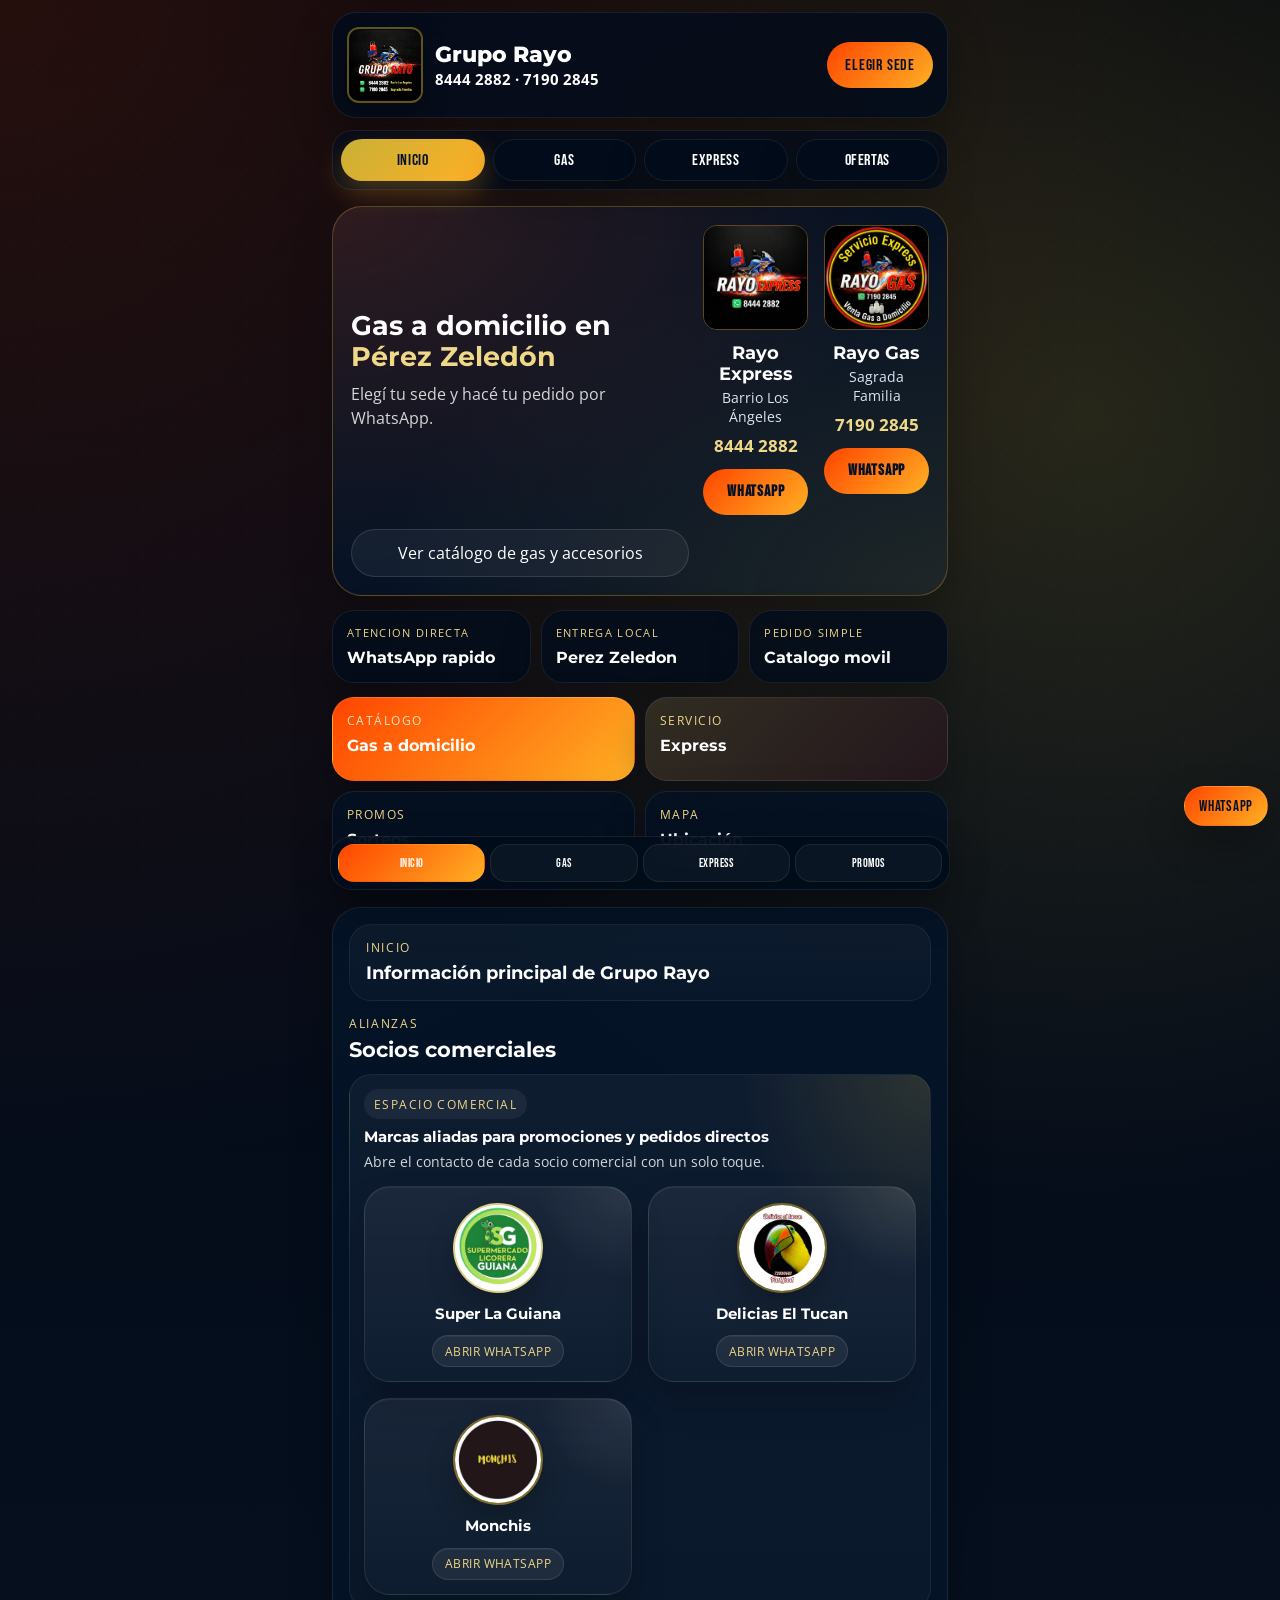
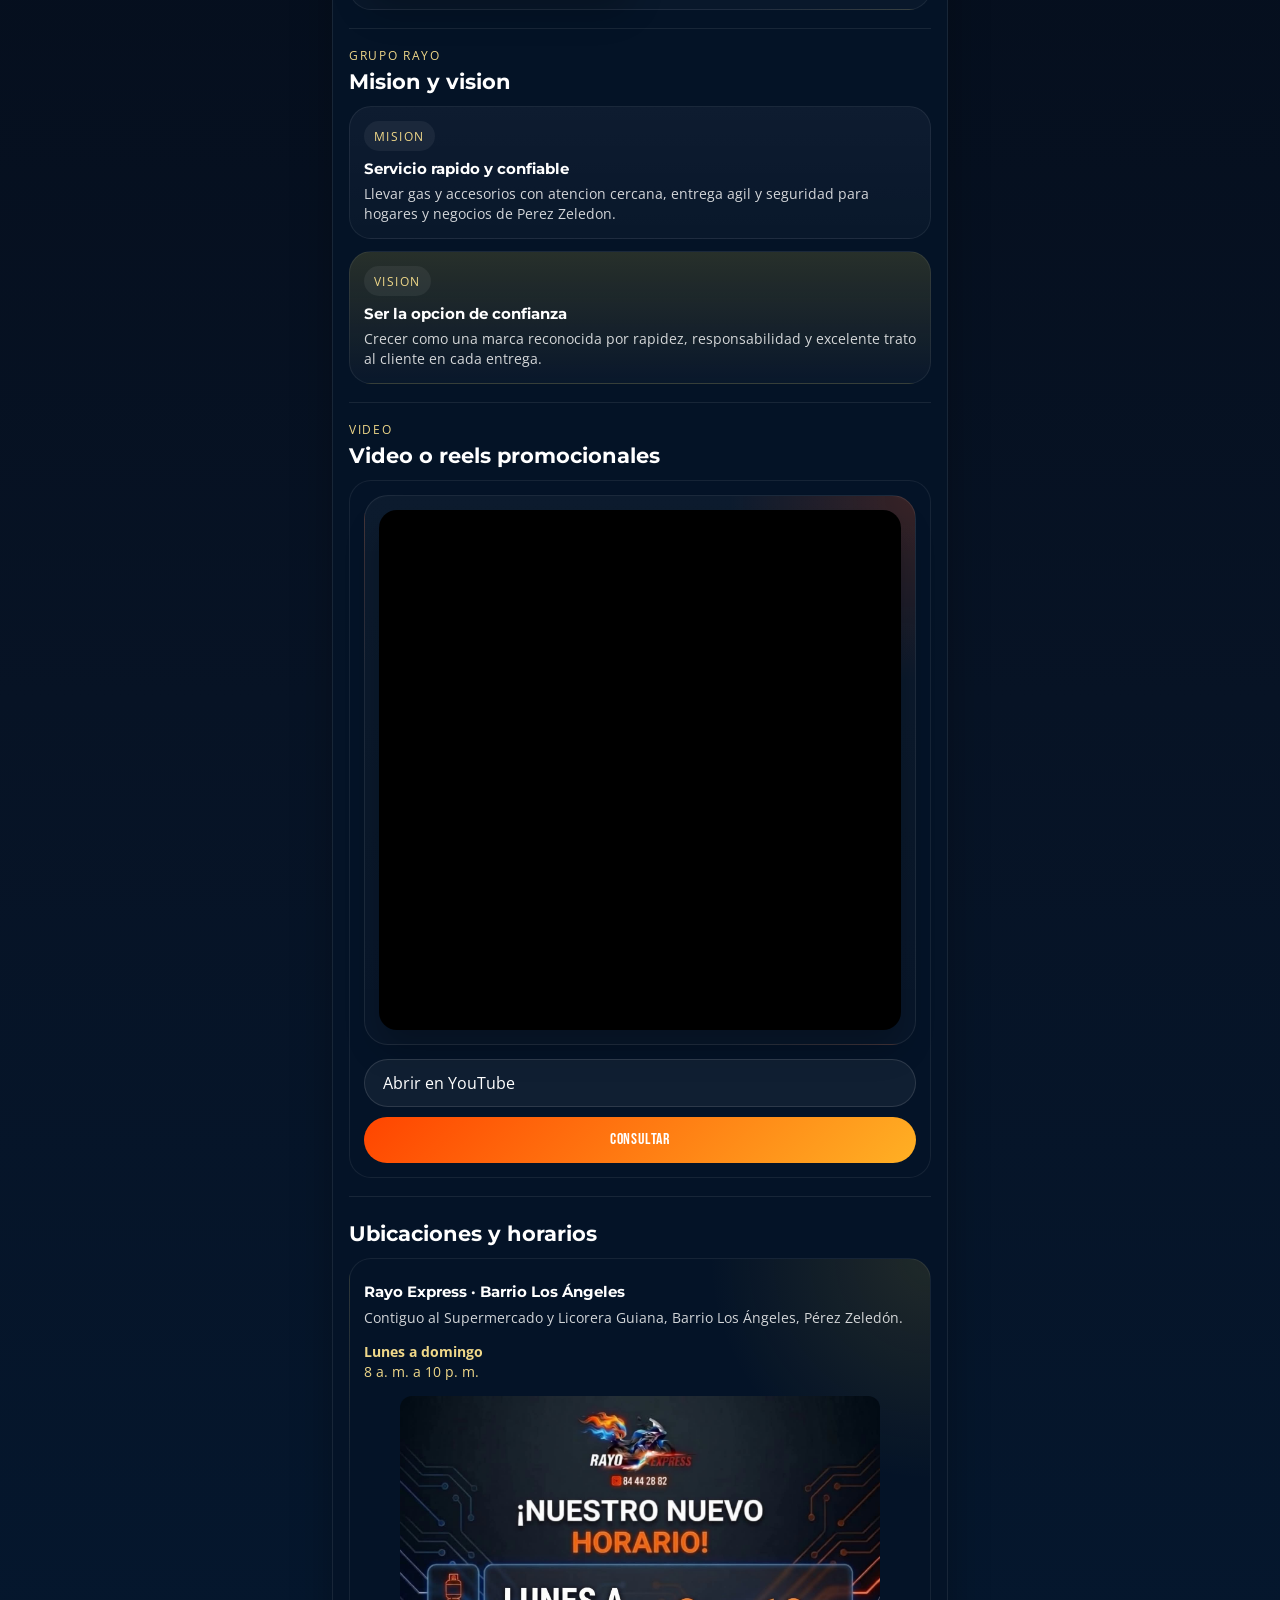
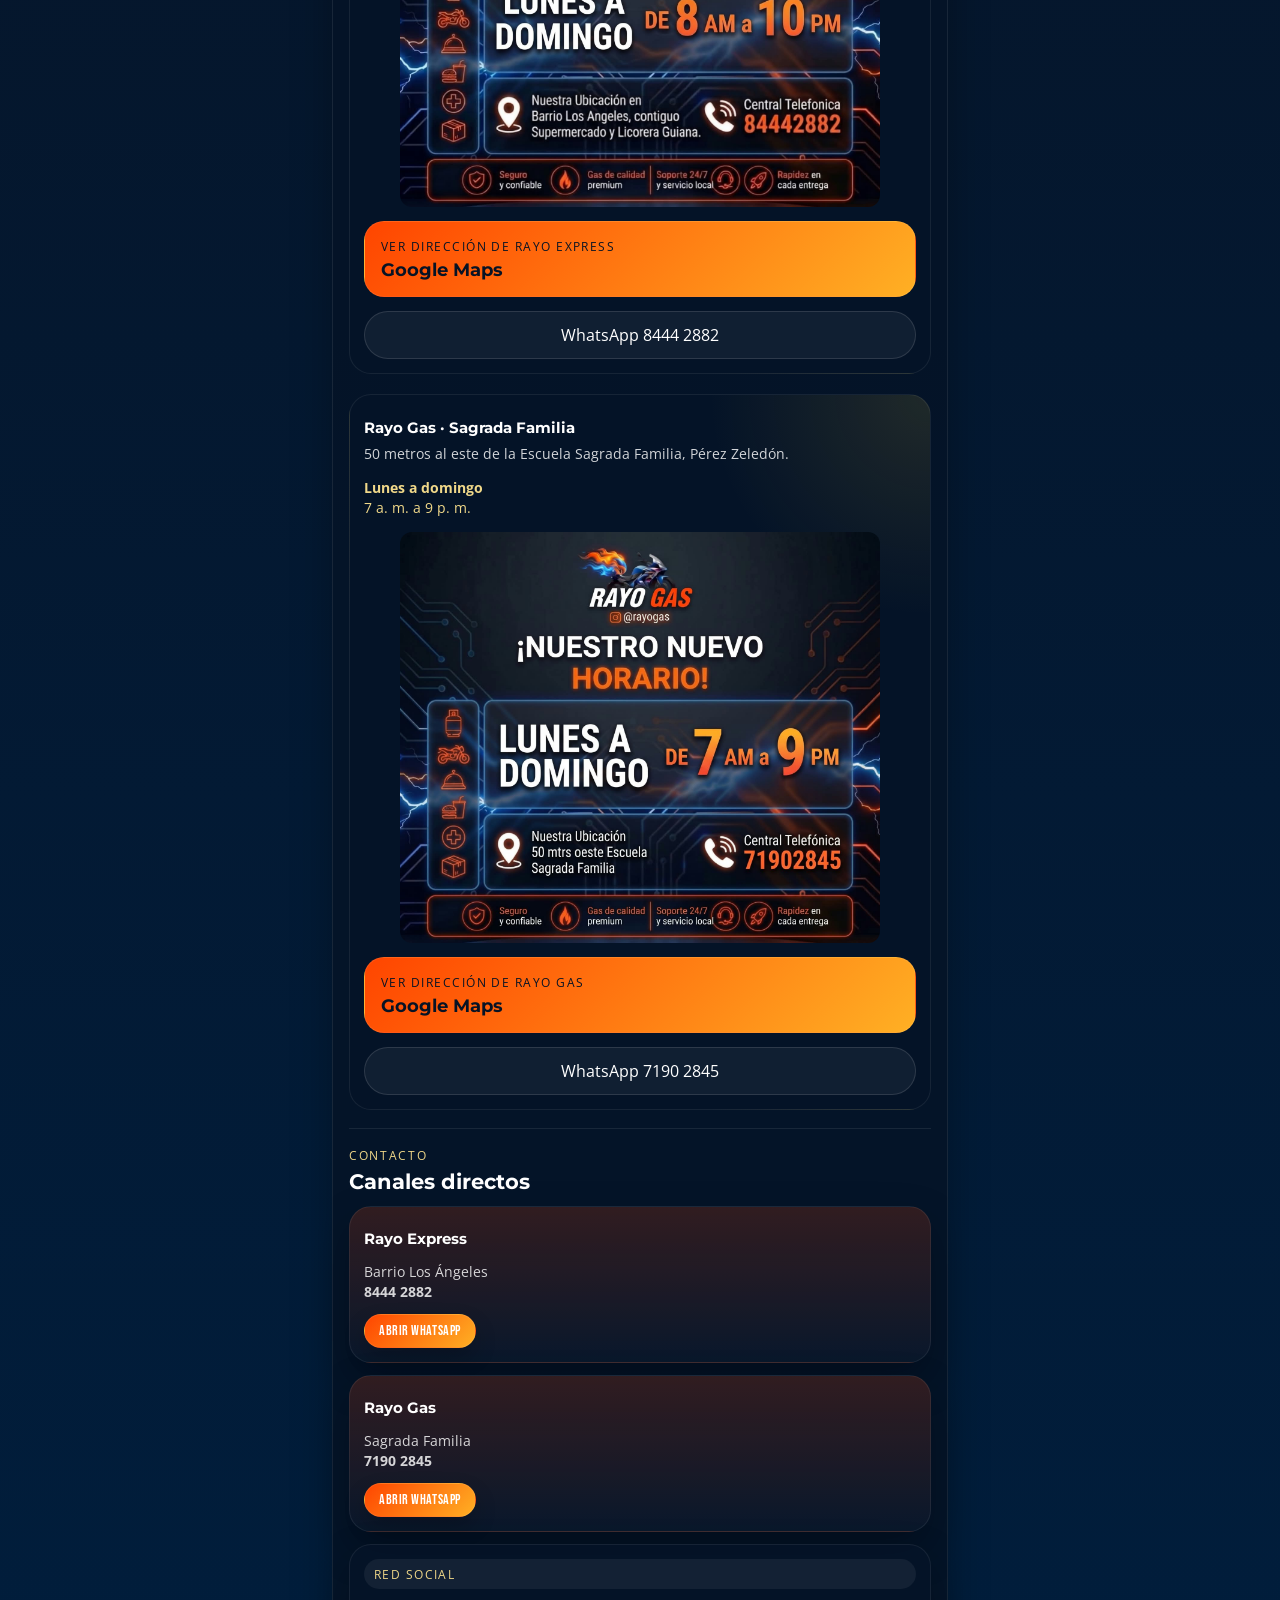
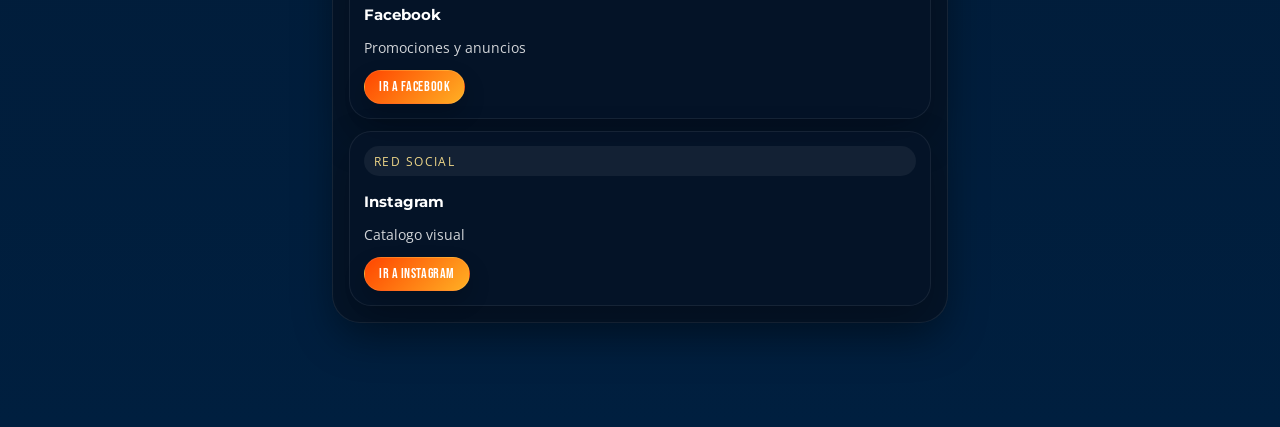
<file: index.html>
<!DOCTYPE html>
<html lang="es">
<head>
  <meta charset="UTF-8">
  <meta name="viewport" content="width=device-width, initial-scale=1.0">
  <title>Grupo Rayo | Inicio</title>
  <meta name="description" content="Grupo Rayo: Rayo Express en Los Ángeles y Rayo Gas en Sagrada Familia. Gas a domicilio, horarios, ubicaciones y pedidos por WhatsApp en Pérez Zeledón.">
  <link rel="icon" type="image/jpeg" href="assets/grupo-rayo.jpeg">
  <link rel="apple-touch-icon" href="assets/grupo-rayo.jpeg">
  <link rel="preconnect" href="https://fonts.googleapis.com">
  <link rel="preconnect" href="https://fonts.gstatic.com" crossorigin>
  <link href="https://fonts.googleapis.com/css2?family=Bebas+Neue&family=Montserrat:wght@600;700;800&family=Open+Sans:wght@400;600;700&display=swap" rel="stylesheet">
  <link rel="stylesheet" href="styles.css?v=20261125-grupo-rayo">
</head>
<body>
  <div class="app-shell site-shell">
    <header class="topbar" id="inicio">
      <a class="brand-wrap" href="index.html" aria-label="Ir al inicio">
        <img class="brand-logo group-logo" src="assets/grupo-rayo.jpeg" alt="Logo de Grupo Rayo">
        <div class="brand-copy">
          <h1>Grupo Rayo</h1>
          <strong>8444 2882 · 7190 2845</strong>
        </div>
      </a>
      <a class="topbar-cta" href="index.html#sedes">Elegir sede</a>
    </header>
    <nav class="section-nav page-nav" aria-label="Navegacion principal"><a class="section-pill active" href="index.html">Inicio</a><a class="section-pill " href="gas.html">Gas</a><a class="section-pill " href="express.html">Express</a><a class="section-pill " href="ofertas.html">Ofertas</a></nav><main class="mobile-app">
      <section class="hero-card branches-hero" id="sedes" aria-labelledby="branches-title">
<div class="hero-copy">
<h2 id="branches-title">Gas a domicilio en <span>Pérez Zeledón</span></h2>
<p>Elegí tu sede y hacé tu pedido por WhatsApp.</p>
</div>
<div class="branches-grid"><article class="branch-option">
  <a class="branch-brand-link" href="https://wa.me/50684442882?text=%C2%A1Hola%2C%20Rayo%20Express%21%20Vengo%20de%20la%20web%20de%20Grupo%20Rayo%20y%20quiero%20hacer%20un%20pedido%20en%20Barrio%20Los%20%C3%81ngeles." target="_blank" rel="noopener noreferrer" aria-label="Abrir WhatsApp de Rayo Express"><img src="assets/rayo-express.jpeg" alt="Logo de Rayo Express" width="640" height="640" class="branch-logo"></a>
  <h3>Rayo Express</h3>
  <p>Barrio Los Ángeles</p>
  <strong class="branch-phone">8444 2882</strong>
  <a class="hero-action primary branch-whatsapp" href="https://wa.me/50684442882?text=%C2%A1Hola%2C%20Rayo%20Express%21%20Vengo%20de%20la%20web%20de%20Grupo%20Rayo%20y%20quiero%20hacer%20un%20pedido%20en%20Barrio%20Los%20%C3%81ngeles." target="_blank" rel="noopener noreferrer" aria-label="Pedir por WhatsApp a Rayo Express, 8444 2882">WhatsApp</a>
</article>
<article class="branch-option">
  <a class="branch-brand-link" href="https://wa.me/50671902845?text=%C2%A1Hola%2C%20Rayo%20Gas%21%20Vengo%20de%20la%20web%20de%20Grupo%20Rayo%20y%20quiero%20hacer%20un%20pedido%20en%20Sagrada%20Familia." target="_blank" rel="noopener noreferrer" aria-label="Abrir WhatsApp de Rayo Gas"><img src="assets/rayo-gas.jpeg" alt="Logo de Rayo Gas" width="640" height="640" class="branch-logo"></a>
  <h3>Rayo Gas</h3>
  <p>Sagrada Familia</p>
  <strong class="branch-phone">7190 2845</strong>
  <a class="hero-action primary branch-whatsapp" href="https://wa.me/50671902845?text=%C2%A1Hola%2C%20Rayo%20Gas%21%20Vengo%20de%20la%20web%20de%20Grupo%20Rayo%20y%20quiero%20hacer%20un%20pedido%20en%20Sagrada%20Familia." target="_blank" rel="noopener noreferrer" aria-label="Pedir por WhatsApp a Rayo Gas, 7190 2845">WhatsApp</a>
</article></div>
<a class="hero-action secondary catalog-link" href="gas.html#catalogo">Ver catálogo de gas y accesorios</a>
</section><section aria-label="Puntos de confianza" class="trust-strip">
<article class="trust-card">
<span>Atencion directa</span>
<strong>WhatsApp rapido</strong>
</article>
<article class="trust-card">
<span>Entrega local</span>
<strong>Perez Zeledon</strong>
</article>
<article class="trust-card">
<span>Pedido simple</span>
<strong>Catalogo movil</strong>
</article>
</section><section class="quick-actions page-quick-actions">
  <a class="quick-card highlight" href="gas.html"><span>Catálogo</span><strong>Gas a domicilio</strong></a>
  <a class="quick-card express" href="express.html"><span>Servicio</span><strong>Express</strong></a>
  <a class="quick-card" href="ofertas.html"><span>Promos</span><strong>Sorteos</strong></a>
  <a class="quick-card" href="#ubicacion"><span>Mapa</span><strong>Ubicación</strong></a>
</section><section class="tabs-panel page-panel"><div class="panel-headline"><span>Inicio</span><h3>Información principal de Grupo Rayo</h3></div><section class="tab-view active" id="alianzas" role="tabpanel">
<div class="section-minihead compact">
<span>Alianzas</span>
<h3>Socios comerciales</h3>
</div>
<div class="alliances-card">
<div class="alliances-copy">
<span class="contact-label">Espacio comercial</span>
<h4>Marcas aliadas para promociones y pedidos directos</h4>
<p>Abre el contacto de cada socio comercial con un solo toque.</p>
</div>
<div class="alliances-grid">
<a aria-label="Abrir WhatsApp de Supermercado La Guiana" class="alliance-item alliance-guiana" href="https://wa.me/50671302135?text=%C2%A1Hola%2C%20S%C3%BAper%20Guiana!%20%F0%9F%9B%92%20Vengo%20de%20la%20pagina%20de%20Rayo%20Express.%20Necesito%20hacer%20un%20pedido%20de%20supermercado%20para%20que%20me%20lo%20env%C3%ADen%20a%20domicilio.%20%F0%9F%9B%B5%F0%9F%92%A8" rel="noopener noreferrer" target="_blank">
<span class="alliance-logo">
<img alt="Logo de Supermercado La Guiana" class="alliance-logo-image scale-guiana" src="guiana .jpeg"/>
</span>
<strong>Super La Guiana</strong>
<span class="alliance-action">Abrir WhatsApp</span>
</a>
<a aria-label="Abrir WhatsApp de Delicias El Tucan" class="alliance-item alliance-tucan" href="https://wa.me/50672030601?text=%C2%A1Hola%2C%20Delicias%20Tuc%C3%A1n!%20%F0%9F%91%8B%20Vengo%20de%20la%20p%C3%A1gina%20de%20Rayo%20Express%20y%20se%20me%20antoj%C3%B3%20algo%20del%20men%C3%BA.%20%F0%9F%98%8B%20%C2%BFMe%20pueden%20enviar%20la%20carta%20para%20hacer%20un%20pedido%20por%20favor%3F" rel="noopener noreferrer" target="_blank">
<span class="alliance-logo">
<img alt="Logo de Delicias El Tucan" class="alliance-logo-image scale-tucan" src="tucan.jpeg"/>
</span>
<strong>Delicias El Tucan</strong>
<span class="alliance-action">Abrir WhatsApp</span>
</a>
<a aria-label="Abrir WhatsApp de Monchis" class="alliance-item alliance-monchis" href="https://wa.me/50662870780?text=%C2%A1Hola%2C%20Monchis%20!%20%F0%9F%91%8B%20Vengo%20de%20la%20p%C3%A1gina%20de%20Rayo%20Express%20y%20se%20me%20antoj%C3%B3%20algo%20del%20men%C3%BA.%20%F0%9F%98%8B%20%C2%BFMe%20pueden%20enviar%20la%20carta%20para%20hacer%20un%20pedido%20por%20favor%3F" rel="noopener noreferrer" target="_blank">
<span class="alliance-logo">
<img alt="Logo de Monchis" class="alliance-logo-image scale-monchis" src="monchis .jpeg"/>
</span>
<strong>Monchis</strong>
<span class="alliance-action">Abrir WhatsApp</span>
</a>
</div>
</div>
</section><section class="tab-view active" id="nosotros" role="tabpanel">
<div class="section-minihead compact">
<span>Grupo Rayo</span>
<h3>Mision y vision</h3>
</div>
<div class="story-grid">
<article class="story-card">
<span class="contact-label">Mision</span>
<h4>Servicio rapido y confiable</h4>
<p>Llevar gas y accesorios con atencion cercana, entrega agil y seguridad para hogares y negocios de Perez Zeledon.</p>
</article>
<article class="story-card accent">
<span class="contact-label">Vision</span>
<h4>Ser la opcion de confianza</h4>
<p>Crecer como una marca reconocida por rapidez, responsabilidad y excelente trato al cliente en cada entrega.</p>
</article>
</div>
</section><section class="tab-view active" id="video" role="tabpanel">
<div class="section-minihead compact">
<span>Video</span>
<h3>Video o reels promocionales</h3>
</div>
<div class="video-card">
<div class="video-frame">
<iframe allow="accelerometer; autoplay; clipboard-write; encrypted-media; gyroscope; picture-in-picture; web-share" allowfullscreen="" class="video-embed" loading="lazy" src="https://www.youtube.com/embed/soBWCBrMHj8" title="Video promocional de Rayo Express, Grupo Rayo">
</iframe>
</div>
<div class="video-actions">
<a class="hero-action secondary" href="https://youtube.com/shorts/soBWCBrMHj8?feature=shared" rel="noopener noreferrer" target="_blank">Abrir en YouTube</a>
<a class="hero-action primary" href="https://wa.me/50684442882?text=%C2%A1Hola%2C%20Rayo%20Express!%20%F0%9F%91%8B%20Vengo%20de%20la%20web%20y%20necesito%20ayuda%20con%20un%20%5BGas%20%2F%20Mandado%20%2F%20Tr%C3%A1mite%5D.%20%C2%BFMe%20pueden%20ayudar%3F" rel="noopener noreferrer" target="_blank">Consultar</a>
</div>
</div>
</section><section class="tab-view active" id="ubicacion" role="tabpanel">
<div class="section-minihead compact"><h3>Ubicaciones y horarios</h3></div>
<div class="branch-locations"><article class="location-card branch-location" aria-labelledby="location-rayo-express">
<div class="location-copy">
<h4 id="location-rayo-express">Rayo Express · Barrio Los Ángeles</h4>
<p>Contiguo al Supermercado y Licorera Guiana, Barrio Los Ángeles, Pérez Zeledón.</p>
<p class="branch-hours"><strong>Lunes a domingo</strong><br>8 a. m. a 10 p. m.</p>
</div>
<img class="branch-schedule" src="assets/horario-rayo-express.jpeg" alt="Horario de Rayo Express: lunes a domingo, de 8 a. m. a 10 p. m." loading="lazy" width="1600" height="1370">
<a class="map-link" href="https://www.google.com/maps/search/?api=1&amp;query=Rayo+Express+P.Z%2C+Contiguo+Supermercado+La+Guiana%2C+San+Jose+Province%2C+Perez+Zeledon%2C+Barrio+Los+Angeles%2C+11903" rel="noopener noreferrer" target="_blank" aria-label="Ver dirección de Rayo Express en Google Maps"><span>Ver dirección de Rayo Express</span><strong>Google Maps</strong></a>
<a class="hero-action secondary branch-location-contact" href="https://wa.me/50684442882?text=%C2%A1Hola%2C%20Rayo%20Express%21%20Vengo%20de%20la%20web%20de%20Grupo%20Rayo%20y%20quiero%20hacer%20un%20pedido%20en%20Barrio%20Los%20%C3%81ngeles." target="_blank" rel="noopener noreferrer">WhatsApp 8444 2882</a>
</article>
<article class="location-card branch-location" aria-labelledby="location-rayo-gas">
<div class="location-copy">
<h4 id="location-rayo-gas">Rayo Gas · Sagrada Familia</h4>
<p>50 metros al este de la Escuela Sagrada Familia, Pérez Zeledón.</p>
<p class="branch-hours"><strong>Lunes a domingo</strong><br>7 a. m. a 9 p. m.</p>
</div>
<img class="branch-schedule" src="assets/horario-rayo-gas.jpeg" alt="Horario de Rayo Gas: lunes a domingo, de 7 a. m. a 9 p. m." loading="lazy" width="1600" height="1370">
<a class="map-link" href="https://www.google.com/maps/search/?api=1&amp;query=50%20metros%20al%20este%20de%20la%20Escuela%20Sagrada%20Familia%2C%20P%C3%A9rez%20Zeled%C3%B3n%2C%20Costa%20Rica" rel="noopener noreferrer" target="_blank" aria-label="Ver dirección de Rayo Gas en Google Maps"><span>Ver dirección de Rayo Gas</span><strong>Google Maps</strong></a>
<a class="hero-action secondary branch-location-contact" href="https://wa.me/50671902845?text=%C2%A1Hola%2C%20Rayo%20Gas%21%20Vengo%20de%20la%20web%20de%20Grupo%20Rayo%20y%20quiero%20hacer%20un%20pedido%20en%20Sagrada%20Familia." target="_blank" rel="noopener noreferrer">WhatsApp 7190 2845</a>
</article></div>
</section><section class="tab-view active" id="contacto" role="tabpanel">
<div class="section-minihead compact">
<span>Contacto</span>
<h3>Canales directos</h3>
</div>
<div class="contact-grid">
<a class="contact-card priority" href="https://wa.me/50684442882?text=%C2%A1Hola%2C%20Rayo%20Express%21%20Vengo%20de%20la%20web%20de%20Grupo%20Rayo%20y%20quiero%20hacer%20un%20pedido%20en%20Barrio%20Los%20%C3%81ngeles." rel="noopener noreferrer" target="_blank">
<h4>Rayo Express</h4><p>Barrio Los Ángeles<br><strong>8444 2882</strong></p><span class="contact-action">Abrir WhatsApp</span>
</a>
<a class="contact-card priority" href="https://wa.me/50671902845?text=%C2%A1Hola%2C%20Rayo%20Gas%21%20Vengo%20de%20la%20web%20de%20Grupo%20Rayo%20y%20quiero%20hacer%20un%20pedido%20en%20Sagrada%20Familia." rel="noopener noreferrer" target="_blank">
<h4>Rayo Gas</h4><p>Sagrada Familia<br><strong>7190 2845</strong></p><span class="contact-action">Abrir WhatsApp</span>
</a>
<a class="contact-card" href="https://www.facebook.com/share/1XSEzAg6CN/" rel="noopener noreferrer" target="_blank">
<span class="contact-label">Red social</span>
<h4>Facebook</h4>
<p>Promociones y anuncios</p>
<span class="contact-action">Ir a Facebook</span>
</a>
<a class="contact-card" href="https://www.instagram.com/rayoexpresspz?igsh=MTVoazIybXNwNGhucg==" rel="noopener noreferrer" target="_blank">
<span class="contact-label">Red social</span>
<h4>Instagram</h4>
<p>Catalogo visual</p>
<span class="contact-action">Ir a Instagram</span>
</a>
</div>
</section></section>
    </main>
    <nav class="bottom-nav" aria-label="Navegacion inferior"><a class="bottom-link active" href="index.html">Inicio</a><a class="bottom-link " href="gas.html">Gas</a><a class="bottom-link " href="express.html">Express</a><a class="bottom-link " href="ofertas.html">Promos</a></nav>
    <a class="floating-wa" href="index.html#sedes" aria-label="Elegir una sede de Grupo Rayo para pedir por WhatsApp">WhatsApp</a>
  </div>
  <script src="script.js?v=20261125-grupo-rayo"></script>
</body>
</html>
</file>
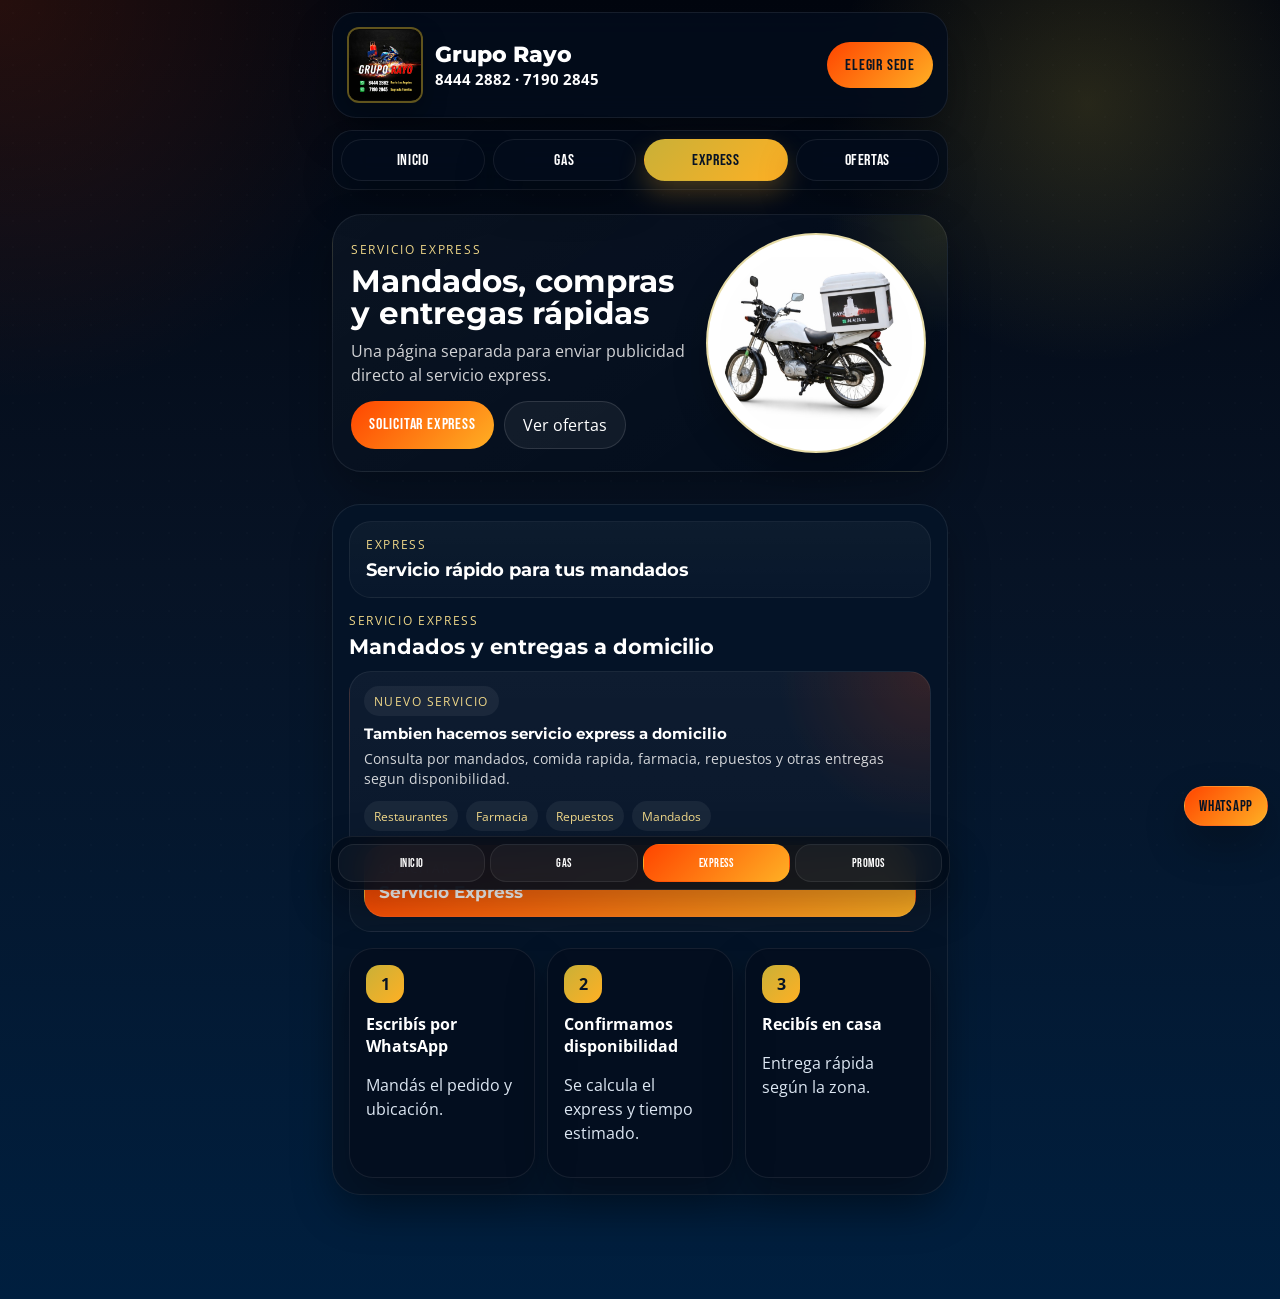
<file: express.html>
<!DOCTYPE html>
<html lang="es">
<head>
  <meta charset="UTF-8">
  <meta name="viewport" content="width=device-width, initial-scale=1.0">
  <title>Grupo Rayo | Servicio Express</title>
  <meta name="description" content="Servicio express para mandados, compras, comida y entregas en Perez Zeledon.">
  <link rel="icon" type="image/jpeg" href="assets/grupo-rayo.jpeg">
  <link rel="apple-touch-icon" href="assets/grupo-rayo.jpeg">
  <link rel="preconnect" href="https://fonts.googleapis.com">
  <link rel="preconnect" href="https://fonts.gstatic.com" crossorigin>
  <link href="https://fonts.googleapis.com/css2?family=Bebas+Neue&family=Montserrat:wght@600;700;800&family=Open+Sans:wght@400;600;700&display=swap" rel="stylesheet">
  <link rel="stylesheet" href="styles.css?v=20261125-grupo-rayo">
</head>
<body>
  <div class="app-shell site-shell">
    <header class="topbar" id="inicio">
      <a class="brand-wrap" href="index.html" aria-label="Ir al inicio">
        <img class="brand-logo group-logo" src="assets/grupo-rayo.jpeg" alt="Logo de Grupo Rayo">
        <div class="brand-copy">
          <h1>Grupo Rayo</h1>
          <strong>8444 2882 · 7190 2845</strong>
        </div>
      </a>
      <a class="topbar-cta" href="index.html#sedes">Elegir sede</a>
    </header>
    <nav class="section-nav page-nav" aria-label="Navegacion principal"><a class="section-pill " href="index.html">Inicio</a><a class="section-pill " href="gas.html">Gas</a><a class="section-pill active" href="express.html">Express</a><a class="section-pill " href="ofertas.html">Ofertas</a></nav><main class="mobile-app">
      <section class="hero-card page-hero"><div class="hero-copy"><span class="hero-label">Servicio express</span><h2>Mandados, compras y entregas rápidas</h2><p>Una página separada para enviar publicidad directo al servicio express.</p><div class="hero-actions"><a class="hero-action primary" href="#express">Solicitar express</a><a class="hero-action secondary" href="ofertas.html">Ver ofertas</a></div></div><div class="hero-visual"><img class="hero-bike" src="moto r.jpeg" alt="Moto de servicio express"></div></section><section class="tabs-panel page-panel"><div class="panel-headline"><span>Express</span><h3>Servicio rápido para tus mandados</h3></div><section class="tab-view active" id="express" role="tabpanel">
<div class="section-minihead compact">
<span>Servicio Express</span>
<h3>Mandados y entregas a domicilio</h3>
</div>
<div class="express-card">
<div class="express-copy">
<span class="contact-label">Nuevo servicio</span>
<h4>Tambien hacemos servicio express a domicilio</h4>
<p>Consulta por mandados, comida rapida, farmacia, repuestos y otras entregas segun disponibilidad.</p>
<div class="express-tags">
<span>Restaurantes</span>
<span>Farmacia</span>
<span>Repuestos</span>
<span>Mandados</span>
</div>
</div>
<a class="express-btn" href="https://wa.me/50684442882?text=%C2%A1Hola!%20Bienvenid%40%20a%20Rayo%20Express%20%E2%9A%A1.%0A%0A%C2%BFQu%C3%A9%20necesitas%20hoy%3F%0A%F0%9F%94%A5%20Gas%20(Indica%20tipo%20y%20direcci%C3%B3n).%0A%F0%9F%9B%B5%20Mandados%20%2F%20Compras.%0A%F0%9F%8D%94%20Delivery%20de%20Comida.%0A%0AEnv%C3%ADanos%20tu%20pedido%20y%20ubicaci%C3%B3n%20para%20enviarte%20al%20repartidor%20de%20inmediato.%20%F0%9F%92%A8" rel="noopener noreferrer" target="_blank">
<span>Solicitar</span>
<strong>Servicio Express</strong>
</a>
</div>
</section><section class="express-benefits"><article><strong>1</strong><h4>Escribís por WhatsApp</h4><p>Mandás el pedido y ubicación.</p></article><article><strong>2</strong><h4>Confirmamos disponibilidad</h4><p>Se calcula el express y tiempo estimado.</p></article><article><strong>3</strong><h4>Recibís en casa</h4><p>Entrega rápida según la zona.</p></article></section></section>
    </main>
    <nav class="bottom-nav" aria-label="Navegacion inferior"><a class="bottom-link " href="index.html">Inicio</a><a class="bottom-link " href="gas.html">Gas</a><a class="bottom-link active" href="express.html">Express</a><a class="bottom-link " href="ofertas.html">Promos</a></nav>
    <a class="floating-wa" href="index.html#sedes" aria-label="Elegir una sede de Grupo Rayo para pedir por WhatsApp">WhatsApp</a>
  </div>
  <script src="script.js?v=20261125-grupo-rayo"></script>
</body>
</html>
</file>
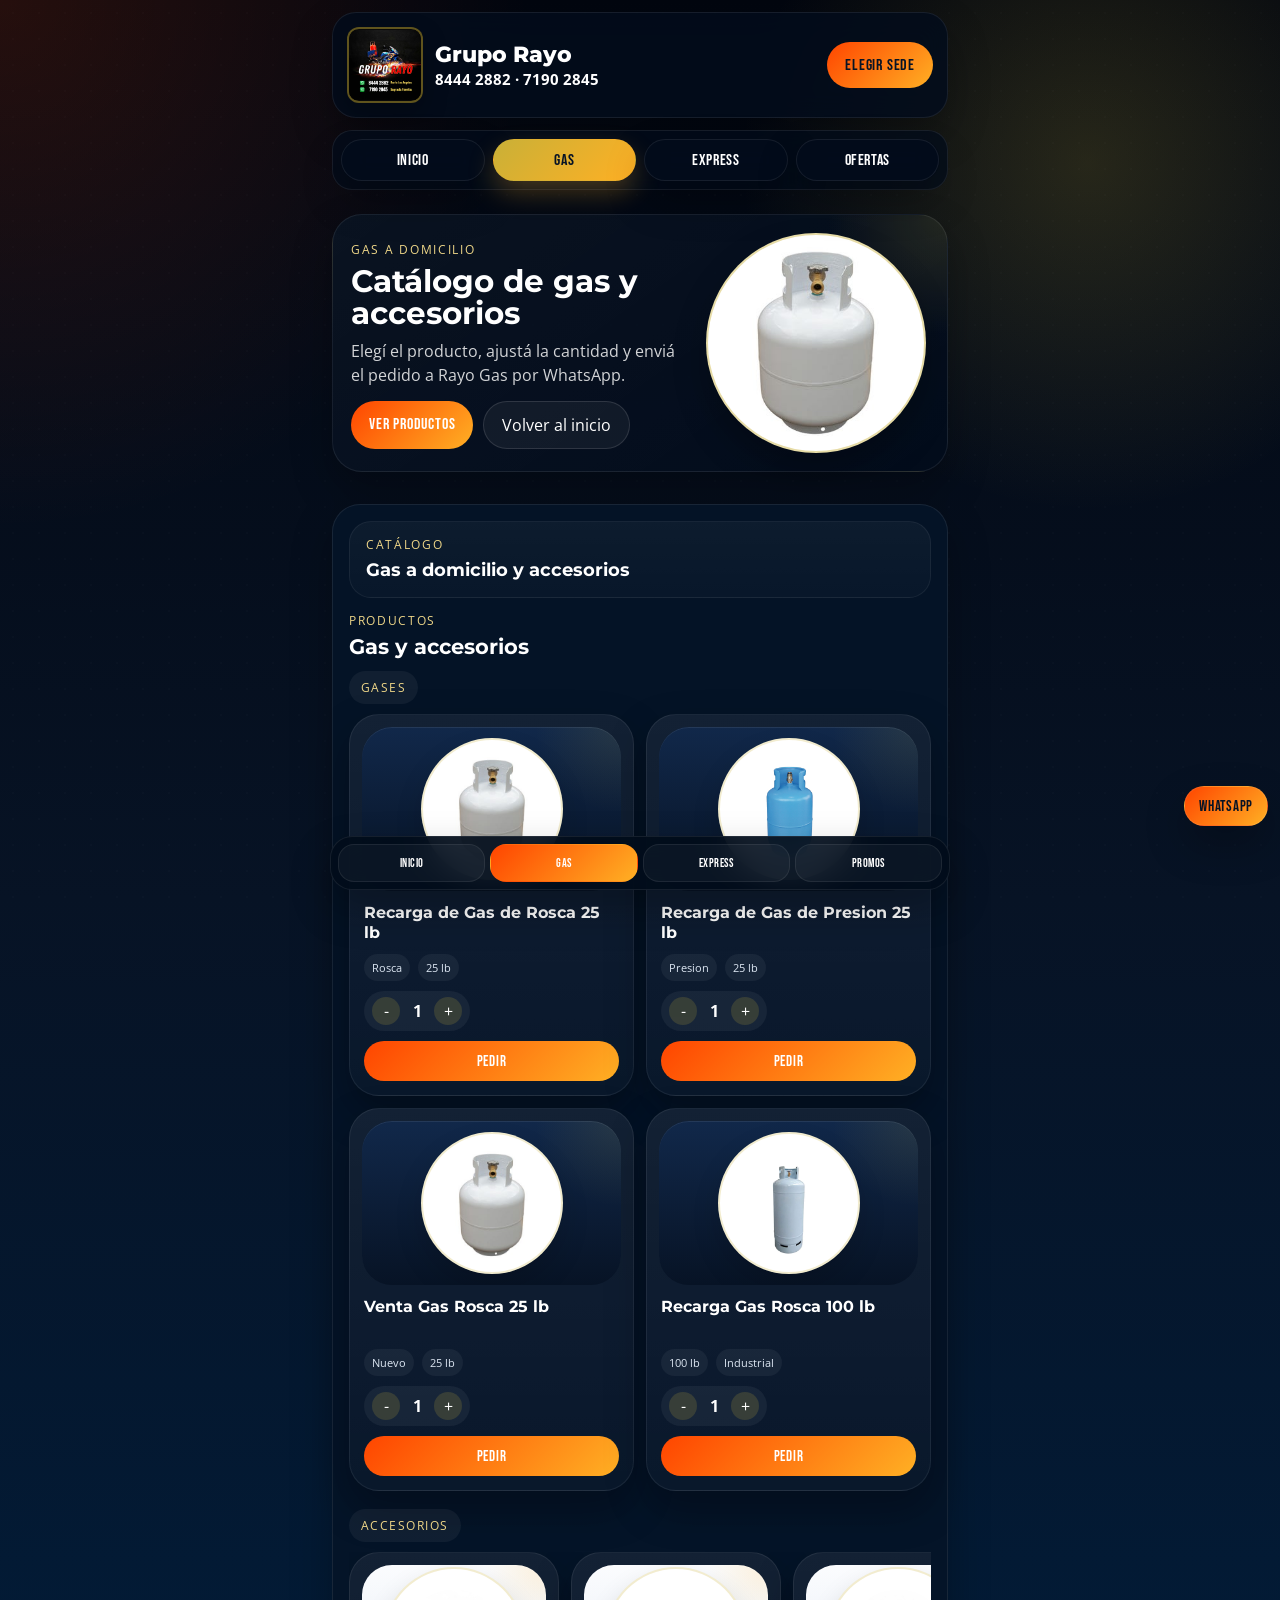
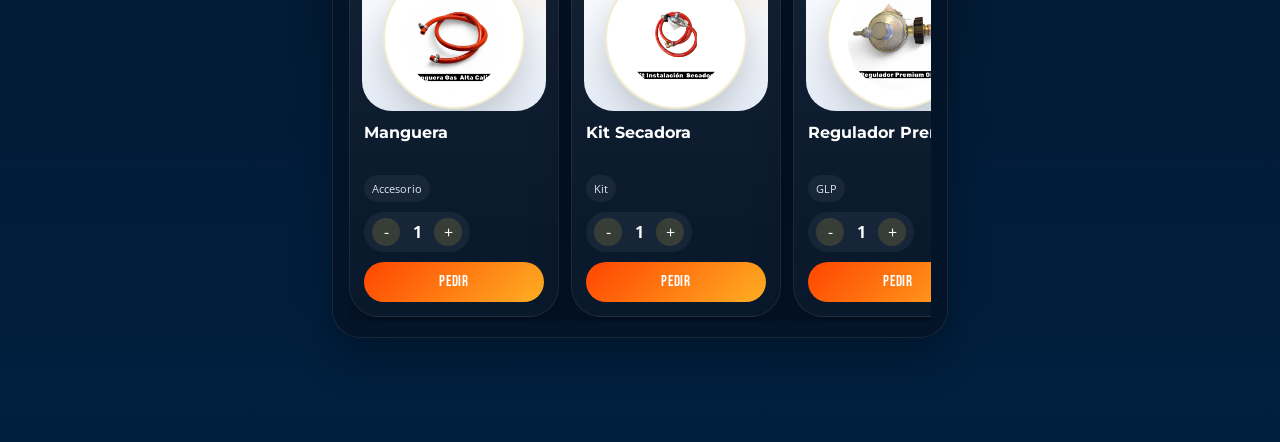
<file: gas.html>
<!DOCTYPE html>
<html lang="es">
<head>
  <meta charset="UTF-8">
  <meta name="viewport" content="width=device-width, initial-scale=1.0">
  <title>Grupo Rayo | Gas a domicilio</title>
  <meta name="description" content="Catalogo de gas y accesorios con pedido directo por WhatsApp.">
  <link rel="icon" type="image/jpeg" href="assets/grupo-rayo.jpeg">
  <link rel="apple-touch-icon" href="assets/grupo-rayo.jpeg">
  <link rel="preconnect" href="https://fonts.googleapis.com">
  <link rel="preconnect" href="https://fonts.gstatic.com" crossorigin>
  <link href="https://fonts.googleapis.com/css2?family=Bebas+Neue&family=Montserrat:wght@600;700;800&family=Open+Sans:wght@400;600;700&display=swap" rel="stylesheet">
  <link rel="stylesheet" href="styles.css?v=20261125-grupo-rayo">
</head>
<body>
  <div class="app-shell site-shell">
    <header class="topbar" id="inicio">
      <a class="brand-wrap" href="index.html" aria-label="Ir al inicio">
        <img class="brand-logo group-logo" src="assets/grupo-rayo.jpeg" alt="Logo de Grupo Rayo">
        <div class="brand-copy">
          <h1>Grupo Rayo</h1>
          <strong>8444 2882 · 7190 2845</strong>
        </div>
      </a>
      <a class="topbar-cta" href="index.html#sedes">Elegir sede</a>
    </header>
    <nav class="section-nav page-nav" aria-label="Navegacion principal"><a class="section-pill " href="index.html">Inicio</a><a class="section-pill active" href="gas.html">Gas</a><a class="section-pill " href="express.html">Express</a><a class="section-pill " href="ofertas.html">Ofertas</a></nav><main class="mobile-app">
      <section class="hero-card page-hero"><div class="hero-copy"><span class="hero-label">Gas a domicilio</span><h2>Catálogo de gas y accesorios</h2><p>Elegí el producto, ajustá la cantidad y enviá el pedido a Rayo Gas por WhatsApp.</p><div class="hero-actions"><a class="hero-action primary" href="#catalogo">Ver productos</a><a class="hero-action secondary" href="index.html">Volver al inicio</a></div></div><div class="hero-visual"><img class="hero-bike" src="gas nuevo .jpeg" alt="Gas a domicilio Rayo Express"></div></section><section class="tabs-panel page-panel"><div class="panel-headline"><span>Catálogo</span><h3>Gas a domicilio y accesorios</h3></div><section class="tab-view active" id="catalogo" role="tabpanel">
<div class="section-minihead compact">
<span>Productos</span>
<h3>Gas y accesorios</h3>
</div>
<div class="catalog-block">
<div class="catalog-subhead">
<span>Gases</span>
</div>
<div class="catalog-grid gas-grid">
<article class="product-card" data-message="¡Hola, Rayo Gas! ⚡️ Necesito una recarga de gas de rosca de 25 lbs." data-product="recarga rosca 25 lb">
<div class="product-media">
<img alt="Gas rosca 25 lb" class="product-image" src="gas rosca 25lb.jpeg"/>
</div>
<div class="product-content">
<div class="product-topline">
<h4>Recarga de Gas de Rosca 25 lb</h4>
</div>
<div class="product-tags">
<span>Rosca</span>
<span>25 lb</span>
</div>
<div class="product-actions">
<button aria-label="Quitar una unidad" class="qty-btn" data-action="decrease" type="button">-</button>
<span class="qty" data-qty="">1</span>
<button aria-label="Agregar una unidad" class="qty-btn" data-action="increase" type="button">+</button>
</div>
<a class="order-btn" data-whatsapp-link="" href="https://wa.me/50671902845?text=%C2%A1Hola%2C%20Rayo%20Gas!%20%E2%9A%A1%EF%B8%8F%20Necesito%20una%20recarga%20de%20gas%20de%20rosca%20de%2025%20lbs." rel="noopener noreferrer" target="_blank">Pedir</a>
</div>
</article>
<article class="product-card" data-message="¡Hola, Rayo Gas! ⚡️ Necesito una recarga de gas de presión de 25 lbs." data-product="recarga gas presion 25 lb">
<div class="product-media">
<img alt="Gas presion 25 lb" class="product-image" src="gas de presion 25lb.jpeg"/>
</div>
<div class="product-content">
<div class="product-topline">
<h4>Recarga de Gas de Presion 25 lb</h4>
</div>
<div class="product-tags">
<span>Presion</span>
<span>25 lb</span>
</div>
<div class="product-actions">
<button aria-label="Quitar una unidad" class="qty-btn" data-action="decrease" type="button">-</button>
<span class="qty" data-qty="">1</span>
<button aria-label="Agregar una unidad" class="qty-btn" data-action="increase" type="button">+</button>
</div>
<a class="order-btn" data-whatsapp-link="" href="https://wa.me/50671902845?text=%C2%A1Hola%2C%20Rayo%20Gas!%20%E2%9A%A1%EF%B8%8F%20Necesito%20una%20recarga%20de%20gas%20de%20presi%C3%B3n%20de%2025%20lbs." rel="noopener noreferrer" target="_blank">Pedir</a>
</div>
</article>
<article class="product-card" data-message="¡Hola, Rayo Gas! ⚡️ Me interesa comprar un Cilindro de Gas de Rosca de 25 libras NUEVO. ¿Tienen disponibles para entrega inmediata? 🔥" data-product="venta gas rosca 25 lb">
<div class="product-media">
<img alt="Gas nuevo 25 lb" class="product-image" src="gas nuevo .jpeg"/>
</div>
<div class="product-content">
<div class="product-topline">
<h4>Venta Gas Rosca 25 lb</h4>
</div>
<div class="product-tags">
<span>Nuevo</span>
<span>25 lb</span>
</div>
<div class="product-actions">
<button aria-label="Quitar una unidad" class="qty-btn" data-action="decrease" type="button">-</button>
<span class="qty" data-qty="">1</span>
<button aria-label="Agregar una unidad" class="qty-btn" data-action="increase" type="button">+</button>
</div>
<a class="order-btn" data-whatsapp-link="" href="https://wa.me/50671902845?text=%C2%A1Hola%2C%20Rayo%20Gas!%20%E2%9A%A1%EF%B8%8F%20Me%20interesa%20comprar%20un%20Cilindro%20de%20Gas%20de%20Rosca%20de%2025%20libras%20NUEVO.%20%C2%BFTienen%20disponibles%20para%20entrega%20inmediata%3F%20%F0%9F%94%A5" rel="noopener noreferrer" target="_blank">Pedir</a>
</div>
</article>
<article class="product-card" data-message="¡Hola, Rayo Gas! ⚡️ Necesito una recarga de gas de rosca de 100 lbs." data-product="recarga gas rosca 100 lb">
<div class="product-media">
<img alt="Gas 100 lb" class="product-image" src="gas rosca 100lb.jpeg"/>
</div>
<div class="product-content">
<div class="product-topline">
<h4>Recarga Gas Rosca 100 lb</h4>
</div>
<div class="product-tags">
<span>100 lb</span>
<span>Industrial</span>
</div>
<div class="product-actions">
<button aria-label="Quitar una unidad" class="qty-btn" data-action="decrease" type="button">-</button>
<span class="qty" data-qty="">1</span>
<button aria-label="Agregar una unidad" class="qty-btn" data-action="increase" type="button">+</button>
</div>
<a class="order-btn" data-whatsapp-link="" href="https://wa.me/50671902845?text=%C2%A1Hola%2C%20Rayo%20Gas!%20%E2%9A%A1%EF%B8%8F%20Necesito%20una%20recarga%20de%20gas%20de%20rosca%20de%20100%20lbs." rel="noopener noreferrer" target="_blank">Pedir</a>
</div>
</article>
</div>
</div>
<div class="catalog-block">
<div class="catalog-subhead">
<span>Accesorios</span>
</div>
<div class="accessory-strip">
<article class="product-card compact" data-message="¡Hola, Rayo Gas! 👋 Necesito cambiar mi manguera de gas por una de alta calidad y seguridad. 🛡️ ¿Qué opciones tienen disponibles y cuál es el precio ? 🔥" data-product="manguera gas alta calidad">
<div class="product-media light">
<img alt="Manguera alta calidad" class="product-image contain" src="manguera.jpeg"/>
</div>
<div class="product-content">
<div class="product-topline">
<h4>Manguera</h4>
</div>
<div class="product-tags">
<span>Accesorio</span>
</div>
<div class="product-actions">
<button aria-label="Quitar una unidad" class="qty-btn" data-action="decrease" type="button">-</button>
<span class="qty" data-qty="">1</span>
<button aria-label="Agregar una unidad" class="qty-btn" data-action="increase" type="button">+</button>
</div>
<a class="order-btn" data-whatsapp-link="" href="https://wa.me/50671902845?text=%C2%A1Hola%2C%20Rayo%20Gas!%20%F0%9F%91%8B%20Necesito%20cambiar%20mi%20manguera%20de%20gas%20por%20una%20de%20alta%20calidad%20y%20seguridad.%20%F0%9F%9B%A1%EF%B8%8F%20%C2%BFQu%C3%A9%20opciones%20tienen%20disponibles%20y%20cu%C3%A1l%20es%20el%20precio%20%3F%20%F0%9F%94%A5" rel="noopener noreferrer" target="_blank">Pedir</a>
</div>
</article>
<article class="product-card compact" data-message="¡Hola, Rayo Gas! ⚡️ Necesito información sobre el Kit para Secadora de Gas (regulador, manguera y conectores). ¿Qué precio tiene e incluye la instalación en casa? 🧺🔥" data-product="kit instalacion secadora">
<div class="product-media light">
<img alt="Kit instalacion secadora" class="product-image contain" src="kit.jpeg"/>
</div>
<div class="product-content">
<div class="product-topline">
<h4>Kit Secadora</h4>
</div>
<div class="product-tags">
<span>Kit</span>
</div>
<div class="product-actions">
<button aria-label="Quitar una unidad" class="qty-btn" data-action="decrease" type="button">-</button>
<span class="qty" data-qty="">1</span>
<button aria-label="Agregar una unidad" class="qty-btn" data-action="increase" type="button">+</button>
</div>
<a class="order-btn" data-whatsapp-link="" href="https://wa.me/50671902845?text=%C2%A1Hola%2C%20Rayo%20Gas!%20%E2%9A%A1%EF%B8%8F%20Necesito%20informaci%C3%B3n%20sobre%20el%20Kit%20para%20Secadora%20de%20Gas%20(regulador%2C%20manguera%20y%20conectores).%20%C2%BFQu%C3%A9%20precio%20tiene%20e%20incluye%20la%20instalaci%C3%B3n%20en%20casa%3F%20%F0%9F%A7%BA%F0%9F%94%A5" rel="noopener noreferrer" target="_blank">Pedir</a>
</div>
</article>
<article class="product-card compact" data-message="¡Hola, Rayo Gas! 👋 Estoy buscando un Regulador Premium de alta calidad para mi cilindro de rosca. Quiero lo mejor en seguridad para mi casa, ¿qué opciones me recomiendan y qué precio tienen? 🛡️✨" data-product="regulador premium glp">
<div class="product-media light">
<img alt="Regulador premium GLP" class="product-image contain" src="regulador premiun.jpeg"/>
</div>
<div class="product-content">
<div class="product-topline">
<h4>Regulador Premium</h4>
</div>
<div class="product-tags">
<span>GLP</span>
</div>
<div class="product-actions">
<button aria-label="Quitar una unidad" class="qty-btn" data-action="decrease" type="button">-</button>
<span class="qty" data-qty="">1</span>
<button aria-label="Agregar una unidad" class="qty-btn" data-action="increase" type="button">+</button>
</div>
<a class="order-btn" data-whatsapp-link="" href="https://wa.me/50671902845?text=%C2%A1Hola%2C%20Rayo%20Gas!%20%F0%9F%91%8B%20Estoy%20buscando%20un%20Regulador%20Premium%20de%20alta%20calidad%20para%20mi%20cilindro%20de%20rosca.%20Quiero%20lo%20mejor%20en%20seguridad%20para%20mi%20casa%2C%20%C2%BFqu%C3%A9%20opciones%20me%20recomiendan%20y%20qu%C3%A9%20precio%20tienen%3F%20%F0%9F%9B%A1%EF%B8%8F%E2%9C%A8" rel="noopener noreferrer" target="_blank">Pedir</a>
</div>
</article>
<article class="product-card compact" data-message="¡Hola, Rayo Gas! ⚡️ Necesito comprar un regulador económico para mi cilindro de gas de rosca de 25 lbs. ¿Tienen disponibilidad y qué precio tiene? 🛠️" data-product="regulador economico">
<div class="product-media light">
<img alt="Regulador economico" class="product-image contain" src="regulador economico .jpeg"/>
</div>
<div class="product-content">
<div class="product-topline">
<h4>Regulador economico</h4>
</div>
<div class="product-tags">
<span>Economico</span>
</div>
<div class="product-actions">
<button aria-label="Quitar una unidad" class="qty-btn" data-action="decrease" type="button">-</button>
<span class="qty" data-qty="">1</span>
<button aria-label="Agregar una unidad" class="qty-btn" data-action="increase" type="button">+</button>
</div>
<a class="order-btn" data-whatsapp-link="" href="https://wa.me/50671902845?text=%C2%A1Hola%2C%20Rayo%20Gas!%20%E2%9A%A1%EF%B8%8F%20Necesito%20comprar%20un%20regulador%20econ%C3%B3mico%20para%20mi%20cilindro%20de%20gas%20de%20rosca%20de%2025%20lbs.%20%C2%BFTienen%20disponibilidad%20y%20qu%C3%A9%20precio%20tiene%3F%20%F0%9F%9B%A0%EF%B8%8F" rel="noopener noreferrer" target="_blank">Pedir</a>
</div>
</article>
</div>
</div>
</section></section>
    </main>
    <nav class="bottom-nav" aria-label="Navegacion inferior"><a class="bottom-link " href="index.html">Inicio</a><a class="bottom-link active" href="gas.html">Gas</a><a class="bottom-link " href="express.html">Express</a><a class="bottom-link " href="ofertas.html">Promos</a></nav>
    <a class="floating-wa" href="index.html#sedes" aria-label="Elegir una sede de Grupo Rayo para pedir por WhatsApp">WhatsApp</a>
  </div>
  <script src="script.js?v=20261125-whatsapp-rayo-gas"></script>
</body>
</html>
</file>
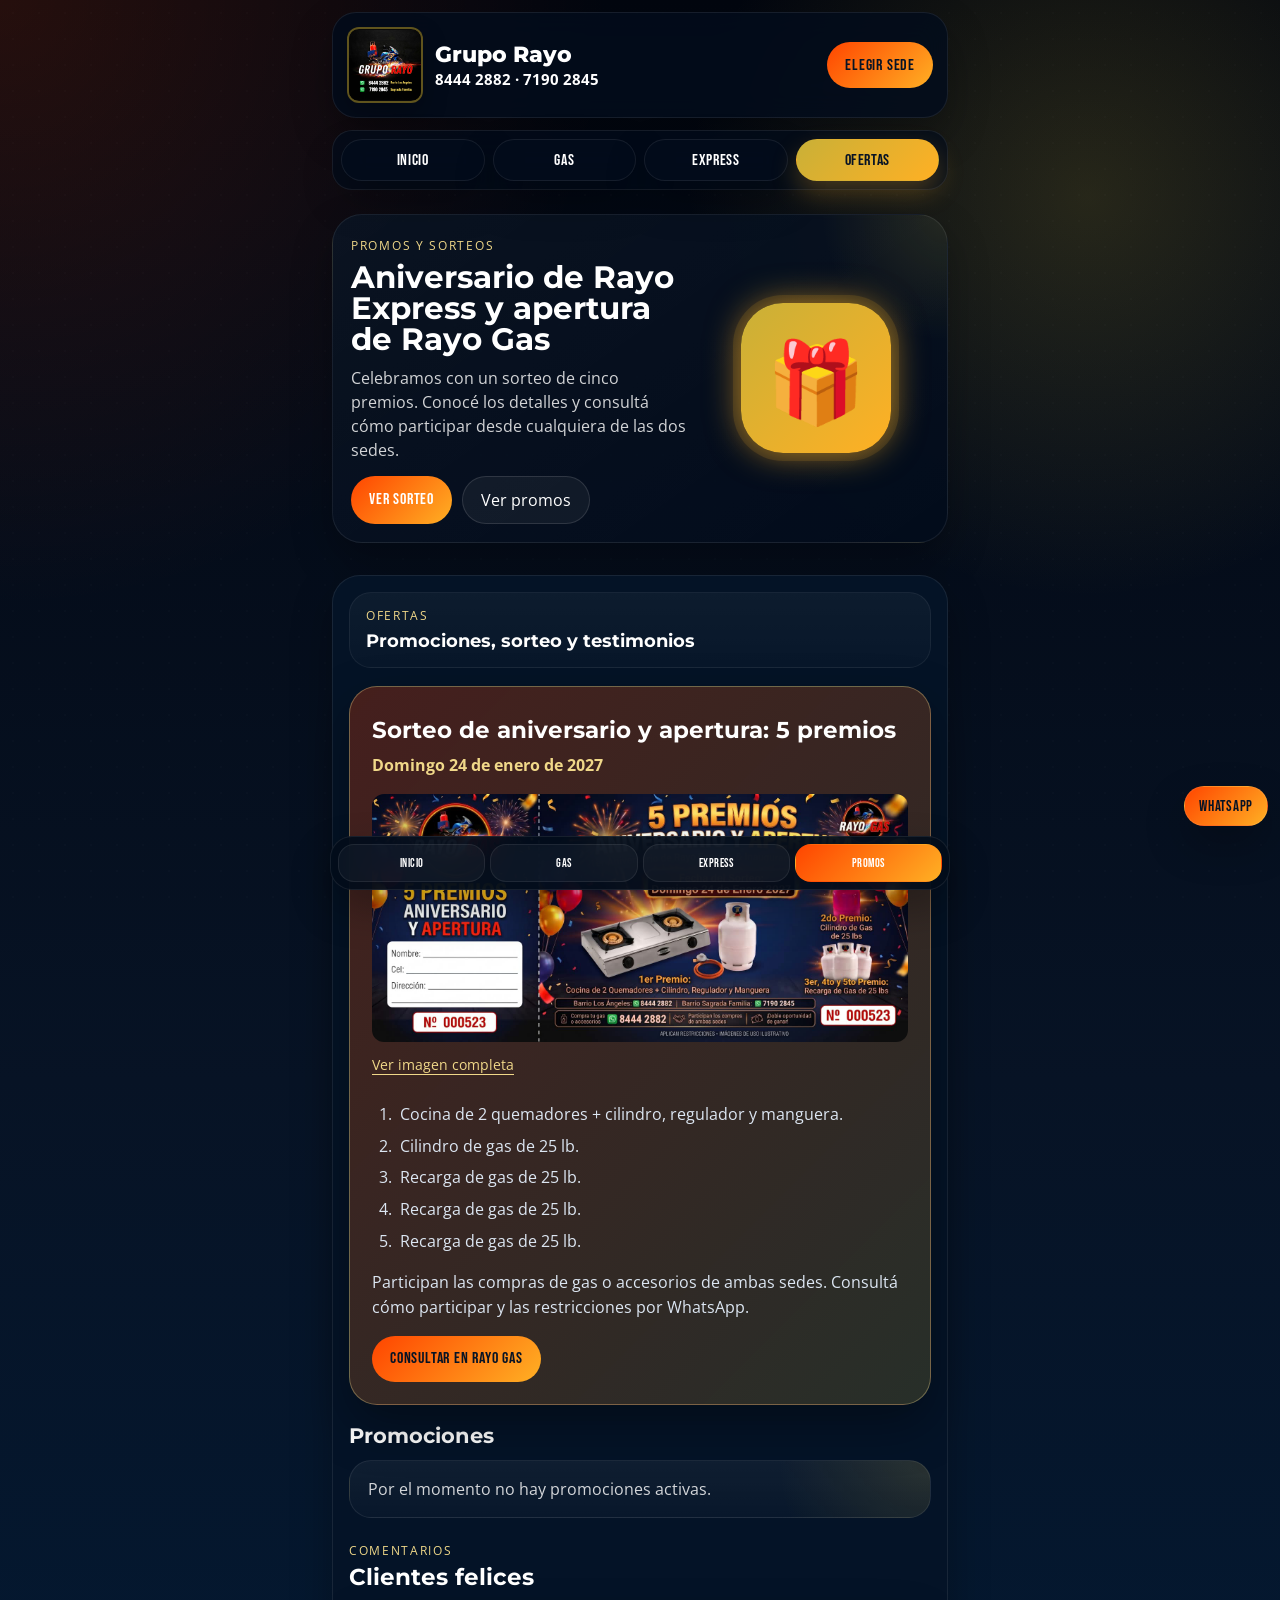
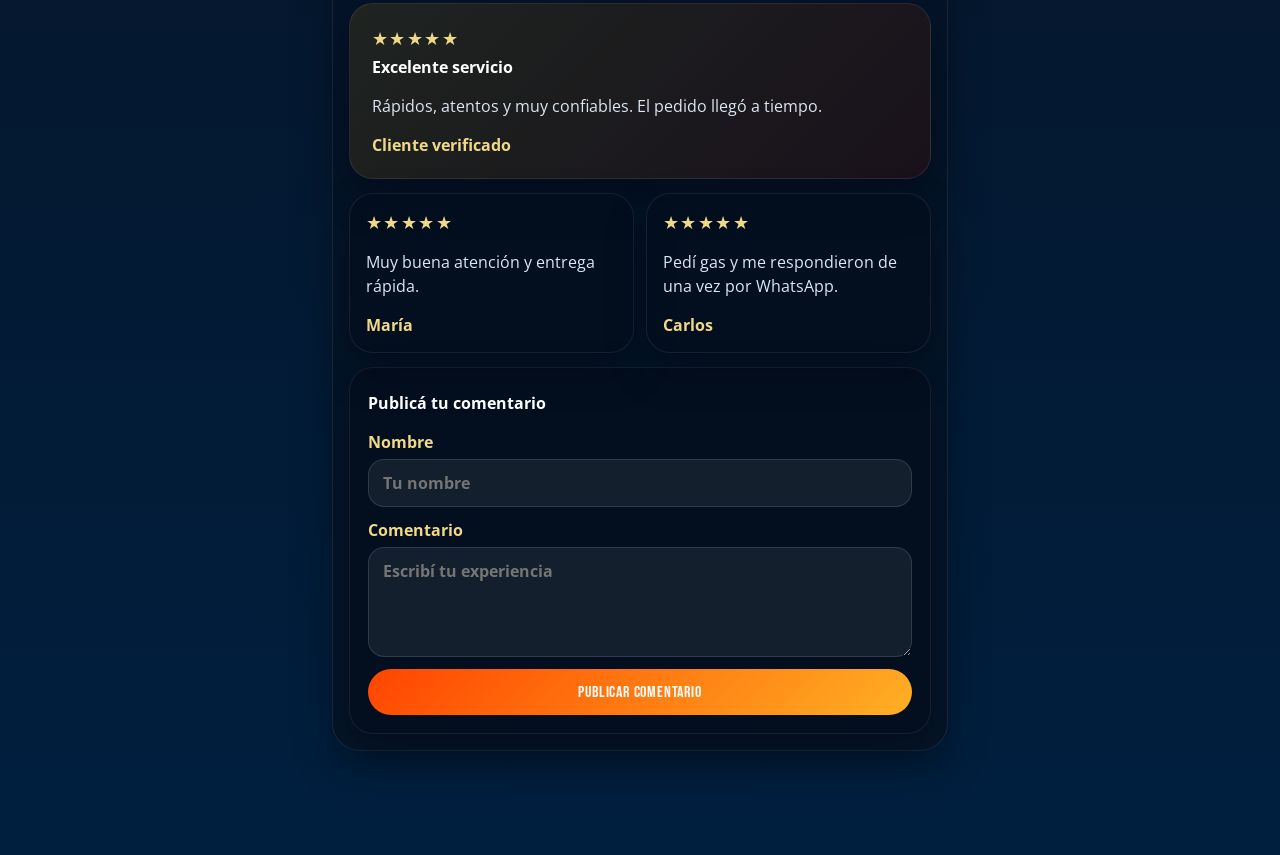
<file: ofertas.html>
<!DOCTYPE html>
<html lang="es">
<head>
  <meta charset="UTF-8">
  <meta name="viewport" content="width=device-width, initial-scale=1.0">
  <title>Grupo Rayo | Ofertas y Sorteos</title>
  <meta name="description" content="Promociones de Grupo Rayo y sorteo de aniversario de Rayo Express y apertura de Rayo Gas, el 24 de enero de 2027.">
  <link rel="icon" type="image/jpeg" href="assets/grupo-rayo.jpeg">
  <link rel="apple-touch-icon" href="assets/grupo-rayo.jpeg">
  <link rel="preconnect" href="https://fonts.googleapis.com">
  <link rel="preconnect" href="https://fonts.gstatic.com" crossorigin>
  <link href="https://fonts.googleapis.com/css2?family=Bebas+Neue&family=Montserrat:wght@600;700;800&family=Open+Sans:wght@400;600;700&display=swap" rel="stylesheet">
  <link rel="stylesheet" href="styles.css?v=20261125-grupo-rayo">
</head>
<body>
  <div class="app-shell site-shell">
    <header class="topbar" id="inicio">
      <a class="brand-wrap" href="index.html" aria-label="Ir al inicio">
        <img class="brand-logo group-logo" src="assets/grupo-rayo.jpeg" alt="Logo de Grupo Rayo">
        <div class="brand-copy">
          <h1>Grupo Rayo</h1>
          <strong>8444 2882 · 7190 2845</strong>
        </div>
      </a>
      <a class="topbar-cta" href="index.html#sedes">Elegir sede</a>
    </header>
    <nav class="section-nav page-nav" aria-label="Navegacion principal"><a class="section-pill " href="index.html">Inicio</a><a class="section-pill " href="gas.html">Gas</a><a class="section-pill " href="express.html">Express</a><a class="section-pill active" href="ofertas.html">Ofertas</a></nav><main class="mobile-app">
      <section class="hero-card page-hero"><div class="hero-copy"><span class="hero-label">Promos y sorteos</span><h2>Aniversario de Rayo Express y apertura de Rayo Gas</h2><p>Celebramos con un sorteo de cinco premios. Conocé los detalles y consultá cómo participar desde cualquiera de las dos sedes.</p><div class="hero-actions"><a class="hero-action primary" href="#sorteo">Ver sorteo</a><a class="hero-action secondary" href="#promos">Ver promos</a></div></div><div class="hero-visual gift-hero"><a class="gift-badge big gift-link" href="#sorteo" aria-label="Ver detalles del sorteo">🎁</a></div></section><section class="tabs-panel page-panel"><div class="panel-headline"><span>Ofertas</span><h3>Promociones, sorteo y testimonios</h3></div><section class="raffle-card raffle-anniversary" id="sorteo" aria-labelledby="raffle-title">
<div class="raffle-copy">
<h3 id="raffle-title">Sorteo de aniversario y apertura: 5 premios</h3>
<p class="raffle-date">Domingo <time datetime="2027-01-24">24 de enero de 2027</time></p>
<a class="raffle-poster-link" href="assets/sorteo-aniversario-apertura.jpeg" target="_blank" rel="noopener noreferrer" aria-label="Abrir imagen completa del sorteo">
<img class="raffle-poster" src="assets/sorteo-aniversario-apertura.jpeg" alt="Sorteo de cinco premios por el primer aniversario de Rayo Express y la inauguración de Rayo Gas, el 24 de enero de 2027" width="1520" height="704">
<span>Ver imagen completa</span></a>
<ol class="raffle-prizes"><li>Cocina de 2 quemadores + cilindro, regulador y manguera.</li><li>Cilindro de gas de 25 lb.</li><li>Recarga de gas de 25 lb.</li><li>Recarga de gas de 25 lb.</li><li>Recarga de gas de 25 lb.</li></ol>
<p>Participan las compras de gas o accesorios de ambas sedes. Consultá cómo participar y las restricciones por WhatsApp.</p>
<div class="raffle-actions">
<a class="hero-action primary" href="https://wa.me/50671902845?text=%C2%A1Hola%2C%20Rayo%20Gas!%20Quiero%20informaci%C3%B3n%20para%20participar%20en%20el%20sorteo%20de%20aniversario%20y%20apertura%20del%2024%20de%20enero%20de%202027." target="_blank" rel="noopener noreferrer">Consultar en Rayo Gas</a>
</div></div></section><section class="tab-view active" id="promos" role="tabpanel">
<div class="section-minihead compact">
<h3>Promociones</h3>
</div>
<div class="promo-intro">
<p>Por el momento no hay promociones activas.</p>
</div>
</section><section class="testimonials" id="comentarios"><div class="section-minihead compact"><span>Comentarios</span><h3>Clientes felices</h3></div><div class="review-highlight"><div><span class="stars">★★★★★</span><h4>Excelente servicio</h4><p>Rápidos, atentos y muy confiables. El pedido llegó a tiempo.</p><strong>Cliente verificado</strong></div></div><div class="reviews-list" id="reviewsList"><article class="review-card"><span class="stars">★★★★★</span><p>Muy buena atención y entrega rápida.</p><strong>María</strong></article><article class="review-card"><span class="stars">★★★★★</span><p>Pedí gas y me respondieron de una vez por WhatsApp.</p><strong>Carlos</strong></article></div><form class="comment-form" id="commentForm"><h4>Publicá tu comentario</h4><label>Nombre<input type="text" id="reviewName" placeholder="Tu nombre" required></label><label>Comentario<textarea id="reviewText" placeholder="Escribí tu experiencia" required></textarea></label><button class="hero-action primary" type="submit">Publicar comentario</button></form></section></section>
    </main>
    <nav class="bottom-nav" aria-label="Navegacion inferior"><a class="bottom-link " href="index.html">Inicio</a><a class="bottom-link " href="gas.html">Gas</a><a class="bottom-link " href="express.html">Express</a><a class="bottom-link active" href="ofertas.html">Promos</a></nav>
    <a class="floating-wa" href="index.html#sedes" aria-label="Elegir una sede de Grupo Rayo para pedir por WhatsApp">WhatsApp</a>
  </div>
  <script src="script.js?v=20261125-whatsapp-rayo-gas"></script>
</body>
</html>
</file>
<file: styles.css>
:root{
  --navy:#001f3f;
  --navy-deep:#071325;
  --night:#02060f;
  --gold:#c9b037;
  --gold-soft:#f0d889;
  --white:#ffffff;
  --flame:#ff4500;
  --amber:#ffb024;
  --mist:#dce6f2;
  --line:rgba(255,255,255,.08);
  --panel:rgba(5,20,40,.92);
  --shadow:0 18px 40px rgba(0,0,0,.28);
}

*{box-sizing:border-box}
html{scroll-behavior:smooth}
body{
  margin:0;
  font-family:"Open Sans","Segoe UI",sans-serif;
  color:var(--white);
  overflow-x:hidden;
  background:
    radial-gradient(circle at top left,rgba(255,69,0,.14),transparent 22%),
    radial-gradient(circle at 85% 8%,rgba(201,176,55,.18),transparent 16%),
    linear-gradient(180deg,var(--night) 0%,var(--navy-deep) 44%,var(--navy) 100%);
}
body::before{
  content:"";
  position:fixed;
  inset:0;
  z-index:-1;
  opacity:.22;
  pointer-events:none;
  background-image:radial-gradient(circle,rgba(255,255,255,.08) 1px,transparent 1px);
  background-size:26px 26px;
}
a{color:inherit;text-decoration:none}
button{
  font:inherit;
  border:0;
  color:inherit;
}

.app-shell{
  width:min(100%,640px);
  margin:0 auto;
  padding:12px 12px 104px;
}

.topbar,
.hero-card,
.quick-card,
.tabs-panel,
.product-card,
.promo-card,
.tip-card,
.contact-card,
.floating-wa{
  border:1px solid var(--line);
  box-shadow:var(--shadow);
}

.topbar{
  display:flex;
  align-items:center;
  justify-content:space-between;
  gap:12px;
  padding:14px;
  border-radius:24px;
  background:rgba(3,13,28,.84);
  backdrop-filter:blur(14px);
}

.brand-wrap{
  display:flex;
  align-items:center;
  gap:12px;
  min-width:0;
  flex:1;
}

.brand-logo{
  width:68px;
  height:68px;
  object-fit:cover;
  border-radius:50%;
  border:2px solid rgba(201,176,55,.45);
  box-shadow:0 10px 24px rgba(0,0,0,.28);
}

.brand-kicker{
  margin:0 0 2px;
  color:var(--gold-soft);
  font-size:.72rem;
  text-transform:uppercase;
  letter-spacing:.14em;
}

.brand-copy h1{
  margin:0;
  font-family:"Montserrat",sans-serif;
  font-size:1.35rem;
  font-weight:800;
}

.brand-copy strong{
  display:block;
  margin-top:2px;
  font-size:.95rem;
}

.topbar-cta,
.order-btn,
.hero-action.primary,
.floating-wa{
  display:inline-flex;
  align-items:center;
  justify-content:center;
  min-height:46px;
  padding:12px 18px;
  border-radius:999px;
  font-family:"Bebas Neue",sans-serif;
  letter-spacing:.05em;
  background:linear-gradient(135deg,var(--flame),var(--amber));
  color:var(--white);
}

.mobile-app{
  display:grid;
  gap:14px;
  margin-top:14px;
}

.trust-strip{
  display:grid;
  grid-template-columns:repeat(3,minmax(0,1fr));
  gap:10px;
}

.trust-card{
  padding:14px;
  border-radius:22px;
  border:1px solid var(--line);
  background:rgba(3,13,28,.84);
  box-shadow:var(--shadow);
}

.trust-card span{
  display:block;
  color:var(--gold-soft);
  font-size:.7rem;
  text-transform:uppercase;
  letter-spacing:.12em;
}

.trust-card strong{
  display:block;
  margin-top:8px;
  font-family:"Montserrat",sans-serif;
  font-size:1rem;
  line-height:1.25;
}

.section-nav{
  position:sticky;
  top:10px;
  z-index:18;
  display:flex;
  gap:8px;
  overflow-x:auto;
  padding:10px 2px 2px;
  margin-top:10px;
  scrollbar-width:none;
}

.section-nav::-webkit-scrollbar{
  display:none;
}

.section-pill{
  display:inline-flex;
  align-items:center;
  justify-content:center;
  min-height:40px;
  padding:0 16px;
  white-space:nowrap;
  border-radius:999px;
  border:1px solid rgba(255,255,255,.08);
  background:rgba(3,13,28,.84);
  backdrop-filter:blur(14px);
  color:var(--white);
  font-family:"Bebas Neue",sans-serif;
  letter-spacing:.04em;
  box-shadow:var(--shadow);
}

.section-pill.active{
  background:linear-gradient(135deg,var(--flame),var(--amber));
  border-color:transparent;
}

.hero-card{
  display:grid;
  gap:14px;
  padding:18px;
  border-radius:30px;
  background:
    radial-gradient(circle at right top,rgba(201,176,55,.16),transparent 18%),
    linear-gradient(145deg,rgba(255,255,255,.03),rgba(255,255,255,0)),
    rgba(3,13,28,.92);
}

.hero-label{
  display:inline-block;
  margin-bottom:8px;
  color:var(--gold-soft);
  font-size:.76rem;
  text-transform:uppercase;
  letter-spacing:.14em;
}

.hero-copy h2{
  margin:0;
  font-family:"Montserrat",sans-serif;
  font-size:1.95rem;
  line-height:1;
}

.hero-copy p{
  margin:10px 0 0;
  color:rgba(255,255,255,.82);
  line-height:1.5;
}

.hero-actions{
  display:flex;
  flex-wrap:wrap;
  gap:10px;
  margin-top:14px;
}

.hero-action{
  min-height:46px;
  padding:12px 18px;
  border-radius:999px;
  cursor:pointer;
}

.hero-action.secondary{
  border:1px solid rgba(255,255,255,.12);
  background:rgba(255,255,255,.05);
  color:var(--white);
}

.hero-bike{
  display:block;
  width:100%;
  max-width:220px;
  aspect-ratio:1 / 1;
  object-fit:contain;
  object-position:center center;
  padding:12px;
  margin:0 auto;
  border-radius:50%;
  border:2px solid rgba(201,176,55,.44);
  background:#ffffff;
  box-shadow:
    0 18px 34px rgba(0,0,0,.24),
    inset 0 1px 0 rgba(255,255,255,.75);
}

.quick-actions{
  display:grid;
  grid-template-columns:repeat(3,minmax(0,1fr));
  gap:10px;
}

.quick-card{
  min-height:84px;
  padding:14px;
  border-radius:22px;
  background:rgba(4,17,35,.88);
  text-align:left;
  cursor:pointer;
}

.quick-card span{
  display:block;
  color:var(--gold-soft);
  font-size:.74rem;
  text-transform:uppercase;
  letter-spacing:.12em;
}

.quick-card strong{
  display:block;
  margin-top:8px;
  font-family:"Montserrat",sans-serif;
  font-size:1rem;
}

.quick-card.highlight{
  background:linear-gradient(135deg,var(--flame),var(--amber));
}

.quick-card.highlight span{
  color:#ffe7c0;
}

.quick-card.express{
  background:linear-gradient(135deg,rgba(255,176,36,.18),rgba(255,69,0,.12)),rgba(4,17,35,.92);
}

.tabs-panel{
  padding:16px;
  border-radius:28px;
  background:var(--panel);
  min-width:0;
}

.tab-chip,
.bottom-link{
  display:inline-flex;
  align-items:center;
  justify-content:center;
  min-height:46px;
  padding:10px 12px;
  border:1px solid rgba(255,255,255,.08);
  border-radius:16px;
  background:rgba(255,255,255,.04);
  color:var(--white);
  font-family:"Bebas Neue",sans-serif;
  font-size:1rem;
  letter-spacing:.04em;
  cursor:pointer;
}

.tab-chip.active,
.bottom-link.active{
  background:linear-gradient(135deg,var(--flame),var(--amber));
  border-color:transparent;
}

.panel-headline{
  margin-bottom:14px;
  padding:14px 16px;
  border-radius:22px;
  background:linear-gradient(180deg,rgba(255,255,255,.04),rgba(255,255,255,.02));
  border:1px solid rgba(255,255,255,.06);
}

.panel-headline span{
  display:block;
  color:var(--gold-soft);
  font-size:.74rem;
  text-transform:uppercase;
  letter-spacing:.14em;
}

.panel-headline h3{
  margin:6px 0 0;
  font-family:"Montserrat",sans-serif;
  font-size:1.15rem;
  line-height:1.35;
}

.section-note{
  margin:8px 0 0;
  color:rgba(255,255,255,.7);
  font-size:.92rem;
  line-height:1.5;
}

.tab-view{
  display:block;
}

.tab-view + .tab-view{
  margin-top:18px;
  padding-top:18px;
  border-top:1px solid rgba(255,255,255,.08);
}

#catalogo,
#express,
#promos,
#alianzas,
#nosotros,
#video,
#seguridad,
#ubicacion,
#contacto{
  scroll-margin-top:116px;
}

.section-minihead{
  margin-bottom:14px;
}

.section-minihead.compact{
  margin-bottom:12px;
}

.section-minihead span{
  display:block;
  color:var(--gold-soft);
  font-size:.74rem;
  text-transform:uppercase;
  letter-spacing:.14em;
}

.section-minihead h3{
  margin:6px 0 0;
  font-family:"Montserrat",sans-serif;
  font-size:1.3rem;
}

.catalog-grid{
  display:grid;
  grid-template-columns:1fr 1fr;
  gap:12px;
  min-width:0;
}

.catalog-block + .catalog-block{
  margin-top:18px;
}

.catalog-subhead{
  margin:0 0 10px;
}

.catalog-subhead span{
  display:inline-flex;
  padding:8px 12px;
  border-radius:999px;
  background:rgba(255,255,255,.05);
  color:var(--gold-soft);
  font-size:.76rem;
  text-transform:uppercase;
  letter-spacing:.12em;
}

.gas-grid{
  grid-template-columns:1fr 1fr;
}

.accessory-strip{
  display:grid;
  grid-auto-flow:column;
  grid-auto-columns:minmax(210px, 1fr);
  gap:12px;
  overflow-x:auto;
  padding-bottom:4px;
  scroll-snap-type:x proximity;
}

.accessory-strip > *{
  min-width:0;
}

.accessory-strip .product-card{
  scroll-snap-align:start;
}

.product-card{
  overflow:hidden;
  border-radius:30px;
  background:
    linear-gradient(180deg,rgba(255,255,255,.06),rgba(255,255,255,.02)),
    rgba(5,20,40,.96);
  border:1px solid rgba(255,255,255,.07);
}

.product-card.compact .product-media{
  min-height:146px;
}

.product-card.compact{
  min-width:0;
}

.product-media{
  display:grid;
  place-items:center;
  min-height:164px;
  padding:14px 14px 10px;
  margin:12px 12px 0;
  border-radius:30px;
  overflow:hidden;
  background:
    radial-gradient(circle at top right,rgba(201,176,55,.12),transparent 28%),
    linear-gradient(180deg,#11284a,#071325);
  box-shadow:inset 0 1px 0 rgba(255,255,255,.08);
}

.product-media.light{
  background:
    radial-gradient(circle at top right,rgba(255,176,36,.16),transparent 26%),
    linear-gradient(180deg,#fbfcfe,#e4ebf5);
}

.product-media::before{
  content:"";
  position:absolute;
  width:138px;
  height:138px;
  border-radius:50%;
  background:#ffffff;
  border:2px solid rgba(201,176,55,.24);
  box-shadow:
    0 14px 28px rgba(0,0,0,.14),
    inset 0 1px 0 rgba(255,255,255,1);
}

.product-media{
  position:relative;
}

.product-image{
  display:block;
  width:124px;
  height:124px;
  object-fit:contain;
  padding:8px;
  max-width:100%;
  max-height:100%;
  margin:0 auto;
  flex-shrink:0;
  border-radius:50%;
  background:transparent;
  border:0;
  box-shadow:none;
  position:relative;
  z-index:1;
}

.product-image.contain{
  object-fit:contain;
  width:112px;
  height:112px;
  max-width:112px;
  max-height:112px;
  padding:6px;
  border-radius:50%;
  background:transparent;
  border:0;
  box-shadow:none;
}

.product-content{
  padding:12px 14px 14px;
}

.product-topline h4{
  margin:0;
  font-family:"Montserrat",sans-serif;
  font-size:1rem;
  line-height:1.28;
  min-height:2.6em;
}

.product-tags{
  display:flex;
  flex-wrap:wrap;
  gap:8px;
  margin-top:10px;
}

.product-tags span{
  display:inline-flex;
  align-items:center;
  padding:7px 10px;
  border-radius:999px;
  font-size:.76rem;
  background:rgba(255,255,255,.05);
  color:var(--mist);
}

.product-actions{
  display:inline-flex;
  align-items:center;
  gap:10px;
  margin:12px 0 12px;
  padding:7px 10px;
  border-radius:999px;
  background:rgba(255,255,255,.05);
}

.qty-btn{
  width:32px;
  height:32px;
  border-radius:50%;
  background:rgba(201,176,55,.18);
  color:var(--white);
  cursor:pointer;
}

.qty{
  min-width:18px;
  text-align:center;
  font-weight:700;
}

.order-btn{
  width:100%;
}

.promo-grid,
.tips-list,
.contact-grid,
.story-grid{
  display:grid;
  gap:12px;
}

.promo-intro{
  display:grid;
  gap:10px;
  margin-bottom:14px;
  padding:16px 18px;
  border-radius:22px;
  border:1px solid rgba(255,255,255,.08);
  background:
    radial-gradient(circle at top right,rgba(201,176,55,.14),transparent 26%),
    linear-gradient(180deg,rgba(255,255,255,.05),rgba(255,255,255,.02));
}

.promo-intro-pill{
  display:inline-flex;
  width:max-content;
  padding:7px 10px;
  border-radius:999px;
  background:rgba(255,255,255,.08);
  color:var(--gold-soft);
  font-size:.74rem;
  text-transform:uppercase;
  letter-spacing:.12em;
}

.promo-intro p{
  margin:0;
  color:rgba(255,255,255,.82);
  line-height:1.5;
}

.promo-showcase{
  display:grid;
  gap:16px;
  margin-bottom:16px;
}

.promo-spotlight{
  display:grid;
  gap:14px;
  width:100%;
  padding:18px;
  border-radius:28px;
  border:1px solid rgba(255,255,255,.07);
  background:
    radial-gradient(circle at top right,rgba(255,176,36,.08),transparent 28%),
    linear-gradient(180deg,rgba(255,255,255,.03),rgba(255,255,255,.01)),
    rgba(5,20,40,.94);
  box-shadow:0 18px 36px rgba(0,0,0,.24);
  transition:transform .22s ease, box-shadow .22s ease, border-color .22s ease;
}

.promo-spotlight:hover{
  transform:translateY(-3px);
  border-color:rgba(201,176,55,.32);
  box-shadow:0 22px 42px rgba(0,0,0,.28);
}

.promo-spotlight-head{
  display:flex;
  align-items:center;
  justify-content:space-between;
  gap:12px;
}

.promo-spotlight-head strong{
  font-family:"Montserrat",sans-serif;
  font-size:1rem;
  line-height:1.2;
  text-align:right;
}

.promo-spotlight.combo .promo-spotlight-head{
  display:grid !important;
  justify-items:center !important;
  justify-content:center !important;
  align-content:center !important;
  text-align:center !important;
  gap:10px;
  width:100%;
  margin:0 auto;
}

.promo-spotlight.combo .promo-spotlight-head strong{
  display:block;
  text-align:center !important;
  width:100%;
  max-width:320px;
  margin:0 auto;
}

.promo-visual{
  position:relative;
  min-height:222px;
  display:grid;
  place-items:center;
  overflow:hidden;
  border-radius:30px;
  background:linear-gradient(180deg,#11284a,#071325);
  border:1px solid rgba(255,255,255,.08);
}

.promo-visual > img{
  width:100%;
  height:100%;
  object-fit:contain;
  object-position:center;
  opacity:1;
}

.promo-spotlight.combo .promo-visual{
  min-height:360px;
  padding:18px 18px 10px;
  background:
    radial-gradient(circle at top center,rgba(255,255,255,.06),transparent 45%),
    linear-gradient(180deg,#08182f,#081a33);
}

.promo-spotlight.combo .promo-visual > img{
  width:min(100%,320px);
  height:auto;
  aspect-ratio:1 / 1;
  object-fit:contain;
  border-radius:50%;
  background:linear-gradient(180deg,#fbfcfe,#ffffff);
  padding:0;
  border:2px solid rgba(255,255,255,.24);
  box-shadow:
    0 20px 38px rgba(0,0,0,.16),
    inset 0 1px 0 rgba(255,255,255,.92);
}

.promo-spotlight.combo .promo-visual::after{
  content:"";
  position:absolute;
  left:50%;
  width:200px;
  transform:translateX(-50%);
  bottom:18px;
  height:24px;
  border-radius:999px;
  background:radial-gradient(circle,rgba(255,255,255,.14),transparent 72%);
  filter:blur(8px);
  pointer-events:none;
}

.promo-spotlight.promo-junio .promo-visual{
  min-height:360px;
  padding:18px;
  background:linear-gradient(180deg,#08182f,#081a33);
}

.promo-spotlight.promo-junio .promo-visual > img{
  width:min(100%,300px);
  height:min(100%,300px);
  aspect-ratio:1 / 1;
  object-fit:contain;
  border-radius:12px;
  background:#0a1730;
  box-shadow:0 18px 34px rgba(0,0,0,.22);
}

.promo-spotlight.promo-junio .promo-visual::before,
.promo-spotlight.promo-junio .promo-visual::after{
  display:none;
}

  letter-spacing:.04em;
  box-shadow:0 12px 22px rgba(0,0,0,.18);
}

.promo-spotlight-footer{
  display:flex;
  align-items:center;
  justify-content:space-between;
  gap:12px;
}

.promo-spotlight.combo .promo-spotlight-footer{
  display:grid !important;
  justify-items:center !important;
  justify-content:center !important;
  align-content:center !important;
  text-align:center !important;
  gap:10px;
  width:100%;
  margin:0 auto;
}

.promo-spotlight-footer small{
  color:rgba(255,255,255,.76);
  font-size:.85rem;
  line-height:1.4;
}

.promo-spotlight.combo .promo-spotlight-footer small{
  display:block;
  text-align:center !important;
  width:100%;
  max-width:320px;
  margin:0 auto;
}

.promo-spotlight.combo .promo-chip,
.promo-spotlight.combo .promo-cta{
  justify-self:center !important;
  margin-inline:auto;
}

.promo-spotlight.combo{
  justify-items:center;
}

.promo-spotlight.alliance{
  background:
    radial-gradient(circle at top right,rgba(255,176,36,.12),transparent 24%),
    linear-gradient(180deg,rgba(255,255,255,.03),rgba(255,255,255,.01)),
    rgba(5,20,40,.94);
}

.promo-spotlight.alliance .promo-spotlight-head{
  justify-content:center;
  text-align:center;
}

.promo-spotlight.alliance .promo-spotlight-head strong{
  text-align:center;
}

.promo-visual-rect{
  min-height:260px;
  padding:16px;
  background:
    linear-gradient(180deg,rgba(255,255,255,.04),rgba(255,255,255,.01)),
    #0b1930;
}

.promo-visual-rect > img{
  width:100%;
  height:100%;
  object-fit:contain;
  border-radius:24px;
  box-shadow:0 16px 32px rgba(0,0,0,.20);
}

.promo-card{
  position:relative;
  overflow:hidden;
}

.promo-card::after{
  content:"";
  position:absolute;
  inset:auto -40px -52px auto;
  width:120px;
  height:120px;
  border-radius:50%;
  background:radial-gradient(circle,rgba(255,255,255,.10),transparent 68%);
  pointer-events:none;
}

.promo-plus{
  width:34px;
  height:34px;
  display:grid;
  place-items:center;
  border-radius:50%;
  background:linear-gradient(135deg,var(--flame),var(--amber));
  color:var(--white);
  font-family:"Montserrat",sans-serif;
  font-size:1.15rem;
  font-weight:800;
  box-shadow:0 10px 22px rgba(0,0,0,.22);
}

.promo-card,
.tip-card,
.contact-card,
.story-card,
.video-card,
.location-card,
.express-card,
.alliances-card{
  padding:16px;
  border-radius:22px;
  background:rgba(5,20,40,.94);
  border:1px solid rgba(255,255,255,.07);
}

.promo-card h4,
.tip-card h4,
.contact-card h4,
.story-card h4,
.video-card h4,
.location-card h4,
.express-card h4,
.alliances-card h4{
  margin:8px 0 6px;
  font-family:"Montserrat",sans-serif;
  font-size:1.05rem;
}

.promo-card p,
.tip-card p,
.contact-card p,
.story-card p,
.video-card p,
.location-card p,
.express-card p,
.alliances-card p{
  margin:0;
  color:rgba(255,255,255,.82);
  line-height:1.45;
}

.contact-card{
  display:grid;
  gap:8px;
}

.promo-badge,
.contact-label{
  display:inline-flex;
  padding:7px 10px;
  border-radius:999px;
  font-size:.74rem;
  text-transform:uppercase;
  letter-spacing:.12em;
  background:rgba(255,255,255,.06);
  color:var(--gold-soft);
}

.promo-card.gold{
  background:linear-gradient(180deg,rgba(201,176,55,.18),rgba(255,255,255,.02)),rgba(5,20,40,.94);
}

.promo-card.flame{
  background:linear-gradient(180deg,rgba(255,69,0,.18),rgba(255,255,255,.02)),rgba(5,20,40,.94);
}

.promo-card.navy{
  background:linear-gradient(180deg,rgba(0,31,63,.25),rgba(255,255,255,.02)),rgba(5,20,40,.94);
}

.contact-card.priority{
  background:linear-gradient(180deg,rgba(255,69,0,.18),rgba(255,255,255,.02)),rgba(5,20,40,.96);
}

.contact-action{
  display:inline-flex;
  align-items:center;
  justify-content:center;
  width:max-content;
  min-height:38px;
  margin-top:4px;
  padding:8px 16px;
  border-radius:999px;
  border:1px solid rgba(255,255,255,.08);
  background:linear-gradient(135deg,var(--flame),var(--amber));
  color:var(--white);
  font-family:"Bebas Neue",sans-serif;
  font-size:.96rem;
  letter-spacing:.04em;
  box-shadow:0 10px 22px rgba(0,0,0,.2);
}

.story-card{
  background:linear-gradient(180deg,rgba(255,255,255,.04),rgba(255,255,255,.02)),rgba(5,20,40,.96);
}

.story-card.accent{
  background:linear-gradient(180deg,rgba(201,176,55,.18),rgba(255,255,255,.02)),rgba(5,20,40,.96);
}

.video-card,
.location-card,
.express-card,
.alliances-card{
  display:grid;
  gap:14px;
}

.express-card{
  background:
    radial-gradient(circle at top right,rgba(255,69,0,.16),transparent 24%),
    linear-gradient(180deg,rgba(255,255,255,.04),rgba(255,255,255,.02)),
    rgba(5,20,40,.96);
}

.alliances-card{
  background:
    radial-gradient(circle at top right,rgba(201,176,55,.16),transparent 24%),
    linear-gradient(180deg,rgba(255,255,255,.04),rgba(255,255,255,.02)),
    rgba(5,20,40,.96);
}

.alliances-grid{
  display:grid;
  grid-template-columns:repeat(3,minmax(0,1fr));
  gap:16px;
}

.alliance-item{
  display:grid;
  justify-items:center;
  gap:12px;
  padding:20px 14px 16px;
  border-radius:26px;
  border:1px solid rgba(255,255,255,.09);
  background:
    radial-gradient(circle at top right,rgba(255,255,255,.08),transparent 28%),
    linear-gradient(180deg,rgba(255,255,255,.06),rgba(255,255,255,.02));
  text-align:center;
  box-shadow:
    0 18px 34px rgba(0,0,0,.20),
    inset 0 1px 0 rgba(255,255,255,.05);
  transition:transform .22s ease, border-color .22s ease, box-shadow .22s ease;
}

.alliance-item:hover{
  transform:translateY(-3px);
  border-color:rgba(201,176,55,.32);
  box-shadow:
    0 22px 38px rgba(0,0,0,.24),
    0 0 0 1px rgba(201,176,55,.06);
}

.alliance-logo{
  display:grid;
  place-items:center;
  width:108px;
  height:108px;
  border-radius:50%;
  overflow:hidden;
  padding:0;
  background:#101820;
  color:#0f172a;
  border:2px solid rgba(201,176,55,.55);
  font-family:"Bebas Neue",sans-serif;
  font-size:1rem;
  letter-spacing:.04em;
  box-shadow:
    0 14px 28px rgba(0,0,0,.22),
    inset 0 1px 0 rgba(255,255,255,.08);
}

.alliance-logo-image{
  width:100%;
  height:100%;
  object-fit:cover;
  border-radius:50%;
  display:block;
  background:transparent;
  padding:0;
  transform-origin:center;
}

.scale-guiana{
  transform:scale(1.12);
  object-position:center center;
}

.scale-tucan{
  transform:scale(1.02);
  object-position:center center;
  object-fit:contain;
}

.scale-monchis{
  transform:scale(1.22);
  object-position:center center;
}

.alliance-guiana .alliance-logo{
  background:#eef7ea;
}

.alliance-tucan .alliance-logo{
  background:#101010;
}

.alliance-monchis .alliance-logo{
  background:#2a1d18;
}

.alliance-monchis .alliance-logo-image{
  background:transparent;
}

.alliance-item strong{
  font-family:"Montserrat",sans-serif;
  font-size:1.02rem;
  line-height:1.22;
}

.alliance-action{
  display:inline-flex;
  align-items:center;
  justify-content:center;
  min-height:34px;
  padding:8px 14px;
  border-radius:999px;
  background:rgba(255,255,255,.07);
  border:1px solid rgba(255,255,255,.10);
  color:var(--gold-soft);
  font-size:.76rem;
  letter-spacing:.04em;
  text-transform:uppercase;
  box-shadow:inset 0 1px 0 rgba(255,255,255,.05);
}

.express-tags{
  display:flex;
  flex-wrap:wrap;
  gap:8px;
  margin-top:12px;
}

.express-tags span{
  display:inline-flex;
  align-items:center;
  padding:7px 10px;
  border-radius:999px;
  background:rgba(255,255,255,.06);
  color:var(--gold-soft);
  font-size:.74rem;
}

.express-btn{
  display:grid;
  gap:4px;
  padding:16px;
  border-radius:20px;
  border:1px solid rgba(255,255,255,.08);
  background:linear-gradient(135deg,var(--flame),var(--amber));
  color:var(--white);
}

.express-btn span{
  font-size:.76rem;
  text-transform:uppercase;
  letter-spacing:.12em;
}

.express-btn strong{
  font-family:"Montserrat",sans-serif;
  font-size:1.08rem;
}

.video-frame{
  min-height:220px;
  border-radius:24px;
  padding:14px;
  border:1px solid rgba(255,255,255,.08);
  background:
    radial-gradient(circle at top right,rgba(255,69,0,.18),transparent 24%),
    linear-gradient(180deg,rgba(255,255,255,.04),rgba(255,255,255,.02));
}

.video-embed{
  display:block;
  width:100%;
  min-height:190px;
  aspect-ratio:9 / 16;
  max-height:520px;
  margin:0 auto;
  border:0;
  border-radius:18px;
  background:#000;
  box-shadow:0 18px 34px rgba(0,0,0,.24);
}

.video-placeholder{
  display:grid;
  align-content:center;
  min-height:190px;
  gap:10px;
  text-align:center;
}

.video-pill{
  display:inline-flex;
  justify-self:center;
  padding:8px 12px;
  border-radius:999px;
  background:rgba(255,255,255,.08);
  color:var(--gold-soft);
  font-size:.76rem;
  text-transform:uppercase;
  letter-spacing:.12em;
}

.video-actions{
  display:grid;
  grid-template-columns:1fr 1fr;
  gap:10px;
}

.location-card{
  background:
    radial-gradient(circle at top right,rgba(201,176,55,.14),transparent 24%),
    rgba(5,20,40,.96);
}

.compact-location{
  grid-template-columns:1fr;
  align-items:center;
}

.location-note{
  margin-top:10px !important;
}

.map-link{
  display:grid;
  gap:4px;
  padding:16px;
  border-radius:20px;
  border:1px solid rgba(255,255,255,.08);
  background:linear-gradient(135deg,var(--flame),var(--amber));
  color:var(--white);
}

.map-link span{
  font-size:.76rem;
  text-transform:uppercase;
  letter-spacing:.12em;
}

.map-link strong{
  font-family:"Montserrat",sans-serif;
  font-size:1.1rem;
}

.bottom-nav{
  position:fixed;
  left:50%;
  bottom:10px;
  transform:translateX(-50%);
  width:min(100% - 24px,620px);
  display:grid;
  grid-template-columns:repeat(4,minmax(0,1fr));
  gap:8px;
  padding:10px;
  border-radius:22px;
  border:1px solid var(--line);
  background:rgba(2,12,27,.92);
  backdrop-filter:blur(16px);
  box-shadow:var(--shadow);
  z-index:20;
}

.floating-wa{
  position:fixed;
  right:16px;
  bottom:86px;
  z-index:21;
}

@media (min-width:521px){
  .hero-card{
    grid-template-columns:1.2fr .8fr;
    align-items:center;
  }
}

@media (max-width:520px){
  .trust-strip{
    grid-template-columns:1fr;
    gap:8px;
  }

  .trust-card{
    padding:12px;
  }

  .trust-card strong{
    font-size:.92rem;
  }

  .app-shell{
    padding:8px 8px 94px;
  }

  .topbar{
    padding:10px;
    align-items:stretch;
    flex-direction:column;
  }

  .brand-logo{
    width:52px;
    height:52px;
  }

  .brand-copy h1{
    font-size:1rem;
  }

  .brand-copy strong{
    font-size:.84rem;
  }

  .brand-kicker{
    font-size:.64rem;
  }

  .topbar-cta{
    padding:8px 12px;
    min-height:38px;
    font-size:.92rem;
    width:100%;
  }

  .section-nav{
    top:8px;
    gap:6px;
    padding:8px 0 0;
  }

  .section-pill{
    min-height:36px;
    padding:0 12px;
    font-size:.88rem;
  }

  .hero-card{
    padding:14px;
  }

  .hero-copy h2{
    font-size:1.36rem;
  }

  .hero-copy p{
    font-size:.9rem;
    line-height:1.4;
  }

  .hero-actions{
    display:grid;
    grid-template-columns:1fr 1fr;
    gap:8px;
  }

  .hero-action{
    min-height:40px;
    padding:10px 12px;
    font-size:.92rem;
  }

  .quick-actions,
  .gas-grid{
    grid-template-columns:1fr;
  }

  .quick-card:last-child{
    grid-column:auto;
  }

  .quick-card{
    min-height:70px;
    padding:12px;
  }

  .quick-card span{
    font-size:.64rem;
  }

  .quick-card strong{
    font-size:.92rem;
  }

  .tabs-panel{
    padding:12px;
  }

  .panel-headline{
    padding:12px 14px;
  }

  .panel-headline h3{
    font-size:1rem;
  }

  .section-minihead h3{
    font-size:1.12rem;
  }

  .section-note{
    font-size:.84rem;
    line-height:1.4;
  }

  .product-media{
    min-height:132px;
    margin:8px 8px 0;
    padding:12px 10px 8px;
  }

  .product-media::before{
    width:104px;
    height:104px;
  }

  .hero-bike{
    max-width:156px;
  }

  .promo-visual{
    min-height:176px;
  }

  .promo-spotlight.combo .promo-visual > img{
    width:min(100%,246px);
    height:auto;
  }

  .promo-spotlight.combo .promo-visual{
    min-height:318px;
  }

  .promo-spotlight.promo-junio .promo-visual{
  .promo-spotlight.promo-junio .promo-visual{
    min-height:300px;
    padding:14px;
  }

  .promo-spotlight.promo-junio .promo-visual > img{
    width:min(100%,220px);
    height:min(100%,220px);
    aspect-ratio:1 / 1;
    object-fit:contain;
    border-radius:10px;
    background:#0a1730;
  }
  .promo-intro p{
    font-size:.88rem;
  }

  .promo-spotlight{
    padding:16px;
  }
  }

  .product-image{
    width:94px;
    height:94px;
  }

  .promo-spotlight.promo-junio .promo-visual{
    min-height:300px;
    padding:14px;
  }

  .promo-spotlight.promo-junio .promo-visual > img{
    width:min(100%,220px);
    height:min(100%,220px);
    aspect-ratio:1 / 1;
    object-fit:contain;
    border-radius:10px;
    background:#0a1730;
  }

    margin-top:8px;
  }

  .product-tags span{
    padding:6px 8px;
    font-size:.68rem;
  }

  .product-actions{
    gap:8px;
    margin:10px 0;
    padding:6px 8px;
  }

  .qty-btn{
    width:28px;
    height:28px;
  }

  .order-btn{
    min-height:40px;
    padding:10px 12px;
    font-size:.92rem;
  }

  .promo-card,
  .tip-card,
  .contact-card,
  .story-card,
  .video-card,
  .location-card,
  .express-card,
  .alliances-card{
    padding:14px;
  }

  .promo-card h4,
  .tip-card h4,
  .contact-card h4,
  .story-card h4,
  .video-card h4,
  .location-card h4,
  .express-card h4,
  .alliances-card h4{
    font-size:.96rem;
  }

  .promo-card p,
  .tip-card p,
  .contact-card p,
  .story-card p,
  .video-card p,
  .location-card p,
  .express-card p,
  .alliances-card p{
    font-size:.86rem;
  }

  .express-btn{
    padding:14px;
  }

  .alliances-grid{
    grid-template-columns:repeat(2,minmax(0,1fr));
  }

  .alliance-item{
    padding:16px 10px 14px;
  }

  .alliance-logo{
    width:90px;
    height:90px;
  }

  .alliance-item strong{
    font-size:.94rem;
  }

  .alliance-action{
    min-height:32px;
    padding:7px 12px;
    font-size:.72rem;
  }

  .contact-action{
    min-height:34px;
    padding:7px 14px;
    font-size:.86rem;
  }

  .video-actions{
    grid-template-columns:1fr;
  }

  .bottom-nav{
    grid-template-columns:repeat(4,minmax(0,1fr));
    gap:5px;
    padding:7px;
    width:min(100% - 16px,620px);
  }

  .bottom-link{
    min-height:38px;
    font-size:.76rem;
    padding:6px 4px;
  }

  .floating-wa{
    right:12px;
    bottom:74px;
    padding:10px 14px;
    min-height:40px;
    font-size:.92rem;
  }
}


/* === Fase profesional: paginas separadas, sorteo y comentarios === */
.site-shell{padding-bottom:112px}.brand-wrap{color:inherit}.page-nav{position:sticky;top:8px;z-index:30;margin:12px 0 16px;background:rgba(3,13,28,.72);backdrop-filter:blur(16px);border:1px solid var(--line);border-radius:20px;padding:8px;display:grid;grid-template-columns:repeat(4,1fr);gap:8px;overflow:visible}.page-nav .section-pill{justify-content:center;text-align:center;white-space:nowrap;min-height:42px}.page-nav .section-pill.active{background:linear-gradient(135deg,var(--gold),var(--amber));color:#071325;box-shadow:0 12px 26px rgba(255,176,36,.25)}.page-hero{margin-top:8px}.page-panel{margin-top:18px}.page-quick-actions{grid-template-columns:repeat(2,1fr)}.raffle-card{position:relative;display:flex;gap:18px;align-items:center;padding:22px;border-radius:28px;background:linear-gradient(135deg,rgba(255,69,0,.26),rgba(201,176,55,.18)),rgba(5,20,40,.94);border:1px solid rgba(240,216,137,.35);box-shadow:0 20px 48px rgba(0,0,0,.34);overflow:hidden;margin:18px 0}.raffle-card:before{content:"";position:absolute;inset:-40%;background:radial-gradient(circle,rgba(255,255,255,.12),transparent 34%);animation:shineSweep 4s linear infinite}.raffle-copy{position:relative;z-index:1}.gift-badge{position:relative;z-index:2;width:76px;height:76px;display:grid;place-items:center;flex:0 0 76px;border-radius:24px;background:linear-gradient(135deg,var(--gold),var(--amber));font-size:2.6rem;box-shadow:0 0 0 8px rgba(255,176,36,.12),0 0 34px rgba(255,176,36,.65);animation:giftPulse 1.2s ease-in-out infinite}.gift-badge.big{width:150px;height:150px;border-radius:42px;font-size:5rem;margin:auto}.raffle-card h3,.testimonials h3{margin:.35rem 0 .5rem;font-family:"Montserrat",sans-serif;font-size:1.45rem}.raffle-card p{margin:0 0 16px;color:var(--mist);line-height:1.55}.raffle-actions{display:flex;gap:10px;flex-wrap:wrap}.gift-hero{display:grid;place-items:center;min-height:180px}.testimonials{margin-top:24px}.review-highlight,.review-card,.comment-form,.express-benefits article{border:1px solid var(--line);background:rgba(3,13,28,.72);border-radius:24px;box-shadow:var(--shadow)}.review-highlight{padding:22px;margin-bottom:14px;background:linear-gradient(135deg,rgba(201,176,55,.14),rgba(255,69,0,.09)),rgba(3,13,28,.76)}.stars{color:var(--gold-soft);letter-spacing:.08em;font-size:1.1rem}.review-highlight h4,.review-card h4,.comment-form h4{margin:.35rem 0}.review-highlight p,.review-card p,.comment-form small,.express-benefits p{color:var(--mist);line-height:1.5}.reviews-list{display:grid;grid-template-columns:repeat(2,1fr);gap:12px}.review-card{padding:16px}.review-card strong,.review-highlight strong{color:var(--gold-soft)}.comment-form{margin-top:14px;padding:18px;display:grid;gap:12px}.comment-form label{display:grid;gap:6px;font-weight:700;color:var(--gold-soft)}.comment-form input,.comment-form textarea{width:100%;border:1px solid rgba(255,255,255,.12);border-radius:16px;padding:12px 14px;background:rgba(255,255,255,.07);color:var(--white);font:inherit;outline:none}.comment-form textarea{min-height:110px;resize:vertical}.comment-form input:focus,.comment-form textarea:focus{border-color:var(--gold);box-shadow:0 0 0 4px rgba(201,176,55,.14)}.express-benefits{display:grid;grid-template-columns:repeat(3,1fr);gap:12px;margin-top:16px}.express-benefits article{padding:16px}.express-benefits strong{display:grid;place-items:center;width:38px;height:38px;border-radius:14px;background:linear-gradient(135deg,var(--gold),var(--amber));color:#071325}.express-benefits h4{margin:10px 0 4px}@keyframes giftPulse{0%,100%{transform:scale(1) rotate(-3deg);filter:brightness(1)}50%{transform:scale(1.08) rotate(4deg);filter:brightness(1.2)}}@keyframes shineSweep{0%{transform:translateX(-20%) rotate(0deg)}100%{transform:translateX(20%) rotate(360deg)}}@media (max-width:520px){.page-nav{grid-template-columns:repeat(4,minmax(0,1fr));gap:5px;padding:6px}.page-nav .section-pill{font-size:.72rem;padding:8px 4px;min-height:38px}.topbar{gap:8px}.brand-logo{width:56px;height:56px}.topbar-cta{min-width:auto;padding:0 12px}.raffle-card{align-items:flex-start;flex-direction:column}.gift-badge{width:70px;height:70px;flex-basis:70px}.reviews-list,.express-benefits{grid-template-columns:1fr}.gift-badge.big{width:118px;height:118px;font-size:4rem}.hero-actions{gap:8px}.hero-action{width:100%}}


/* Ajustes solicitados: menú móvil más grande, regalito clickeable y corrección visual */
.gift-link{
  text-decoration:none;
  color:inherit;
  cursor:pointer;
}

.gift-link:hover,
.gift-link:focus-visible{
  transform:scale(1.1) rotate(4deg);
  outline:none;
}

@media (max-width:520px){
  .page-nav{
    gap:8px !important;
    padding:8px !important;
    border-radius:24px !important;
  }

  .page-nav .section-pill{
    min-height:50px !important;
    padding:0 8px !important;
    font-size:.92rem !important;
    letter-spacing:.045em !important;
    border-radius:18px !important;
  }
}

@media (max-width:380px){
  .page-nav .section-pill{
    min-height:48px !important;
    font-size:.84rem !important;
  }
}

/* Grupo Rayo: dos sedes, horarios y sorteo de aniversario. */
.group-logo{
  width:76px;
  height:76px;
  flex-shrink:0;
  object-fit:contain;
  border-radius:12px;
  background:#090909;
}
.brand-copy{min-width:0}
.brand-copy strong{font-variant-numeric:tabular-nums}
.branches-hero{
  scroll-margin-top:96px;
  border-color:rgba(255,176,36,.3);
  background:radial-gradient(ellipse at top left,rgba(255,69,0,.16),transparent 65%),radial-gradient(ellipse at bottom right,rgba(201,176,55,.12),transparent 65%),#071325;
}
.branches-hero .hero-copy h2{font-size:1.7rem;line-height:1.15}
.branches-hero .hero-copy h2 span{color:var(--gold-soft);white-space:nowrap}
.branches-grid{display:grid;grid-template-columns:repeat(2,minmax(0,1fr));gap:16px}
.branch-option{min-width:0;text-align:center}
.branch-brand-link{display:block;border-radius:14px;transition:transform .25s ease-out,box-shadow .25s ease-out}
.branch-brand-link:hover{transform:translateY(-4px);box-shadow:0 14px 28px rgba(0,0,0,.3)}
.branch-logo{display:block;width:100%;height:auto;aspect-ratio:1;object-fit:contain;border-radius:14px;border:1px solid rgba(255,176,36,.32)}
.branch-option h3{margin:12px 0 4px;font-family:"Montserrat",sans-serif;font-size:1.1rem}
.branch-option p{margin:0;color:var(--mist);font-size:.85rem;line-height:1.4}
.branch-phone{display:block;margin:8px 0 12px;font-size:1.05rem;font-variant-numeric:tabular-nums;color:var(--gold-soft)}
.branch-whatsapp{width:100%;min-height:44px;font-weight:700;color:var(--navy-deep)!important;transition:filter .2s ease-out}
.branch-whatsapp:hover{filter:brightness(1.1)}
.topbar-cta,.floating-wa,.branch-location .map-link{color:var(--navy-deep)}
.catalog-link{display:flex;align-items:center;justify-content:center;text-align:center;line-height:1.4}
.branch-locations{display:grid;gap:20px}
.branch-location h4{line-height:1.4}
.branch-hours{margin-top:14px!important;color:var(--gold-soft)!important}
.branch-schedule{display:block;width:100%;max-width:480px;height:auto;margin:0 auto;border-radius:12px}
.branch-location-contact{display:flex;align-items:center;justify-content:center;text-align:center}
.raffle-anniversary{display:block}
.raffle-anniversary::before{display:none}
.raffle-anniversary .raffle-copy{min-width:0}
.raffle-anniversary h3{line-height:1.3}
.raffle-date{font-weight:700;color:var(--gold-soft)!important}
.raffle-poster-link{display:block;margin:16px 0}
.raffle-poster{display:block;width:100%;height:auto;border-radius:12px}
.raffle-poster-link span{display:flex;align-items:center;min-height:44px;text-decoration:underline;text-underline-offset:4px;color:var(--gold-soft);font-size:.9rem}
.raffle-prizes{padding-left:24px;color:var(--mist);line-height:1.6}
.raffle-prizes li{padding-left:4px;margin:6px 0}
.raffle-anniversary .hero-action.primary{color:var(--navy-deep)}
.branch-option a:focus-visible,.branch-location a:focus-visible,.raffle-anniversary a:focus-visible,.topbar-cta:focus-visible,.floating-wa:focus-visible{outline:3px solid var(--gold-soft);outline-offset:4px}
#ubicacion,#sorteo{scroll-margin-top:100px}
@media (max-width:520px){
  .group-logo{width:64px;height:64px}
  .brand-copy h1{font-size:1.15rem}
  .brand-copy strong{font-size:.8rem}
  .branches-hero .hero-copy h2{font-size:1.45rem;line-height:1.2}
  .branches-grid{gap:12px}
  .branch-option h3{font-size:.96rem;line-height:1.3}
  .branch-option p{font-size:.76rem;min-height:2.8em}
  .branch-phone{font-size:.95rem;margin:6px 0 10px}
  .branch-whatsapp{padding:10px 8px;font-size:.9rem}
  .catalog-link{font-size:.85rem}
  .raffle-anniversary h3{font-size:1.2rem}
}
@media (max-width:350px){
  .brand-copy strong{font-size:.72rem}
  .branch-option h3{font-size:.84rem}
  .branch-phone{font-size:.86rem}
}
@media (prefers-reduced-motion:reduce){
  html{scroll-behavior:auto}
  .gift-badge,.raffle-card::before{animation:none}
  .branch-brand-link,.branch-whatsapp{transition:none}
  .branch-brand-link:hover{transform:none}
}
</file>
